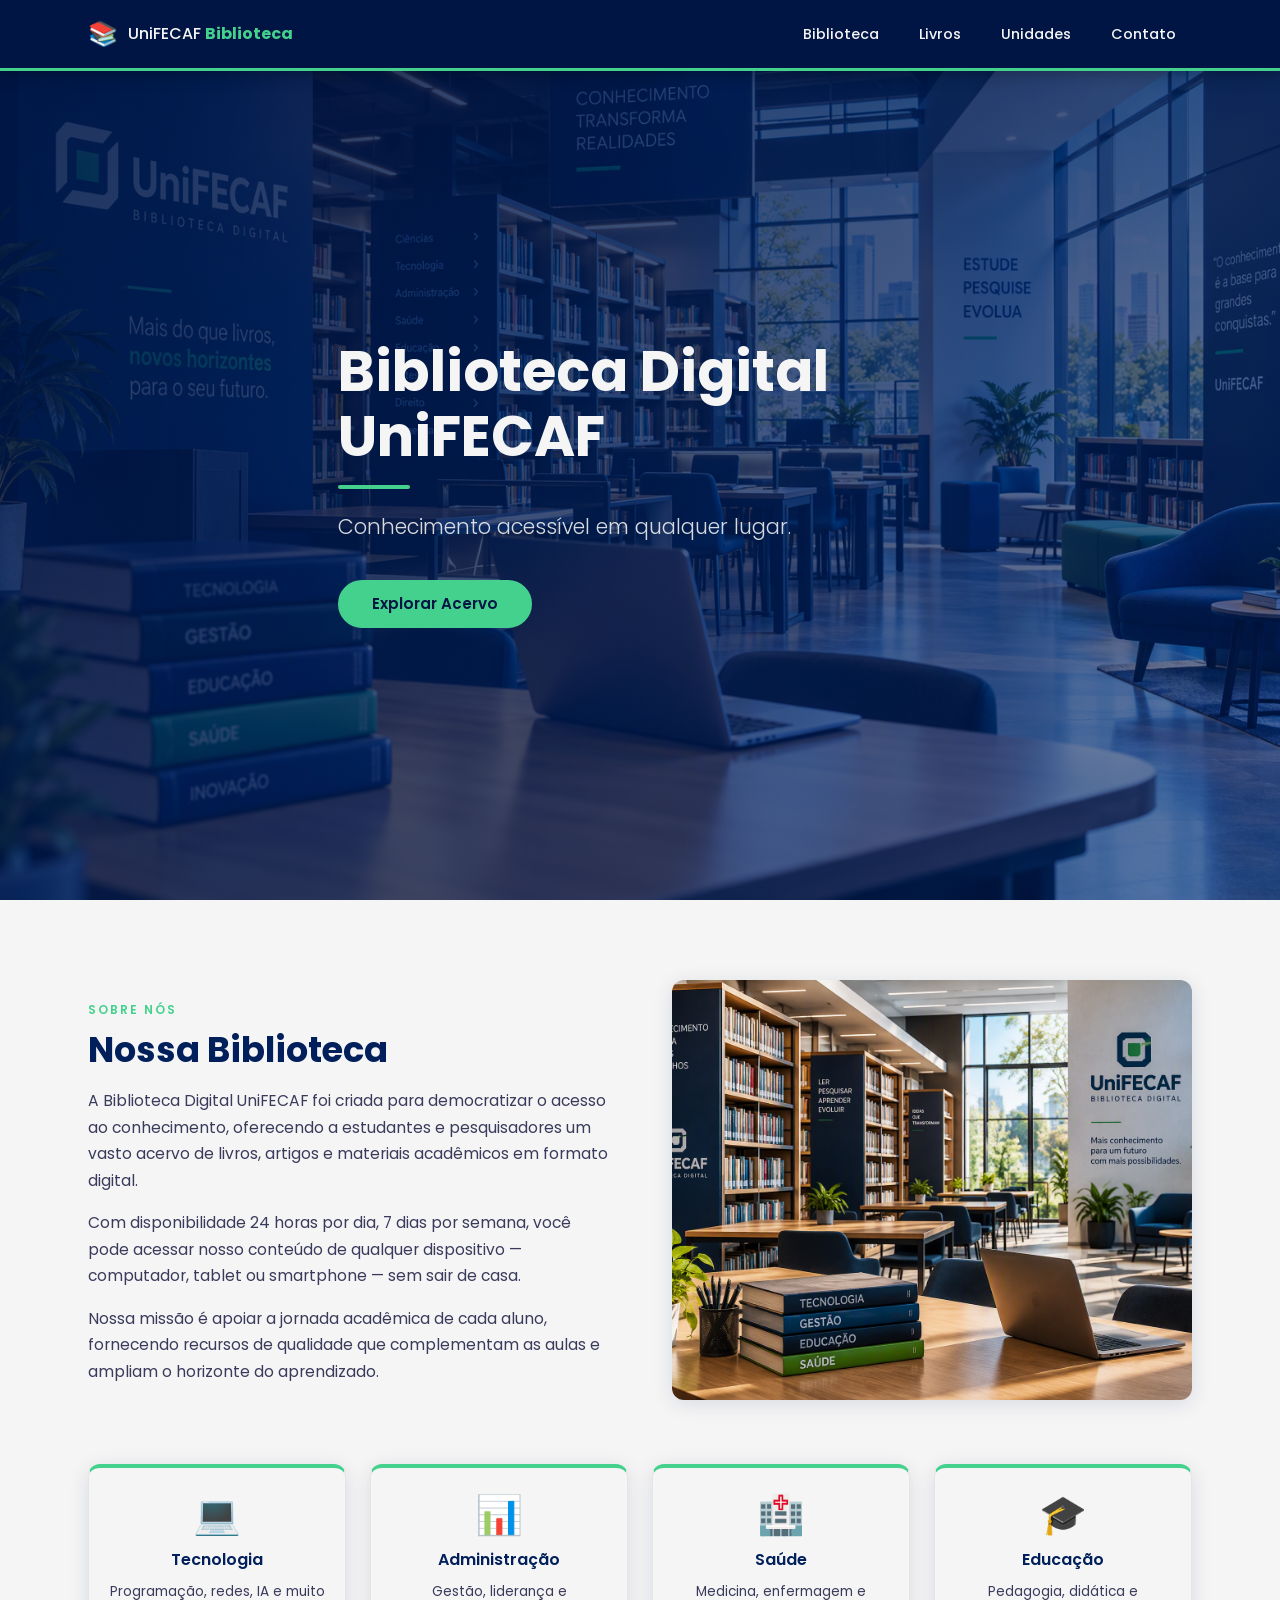
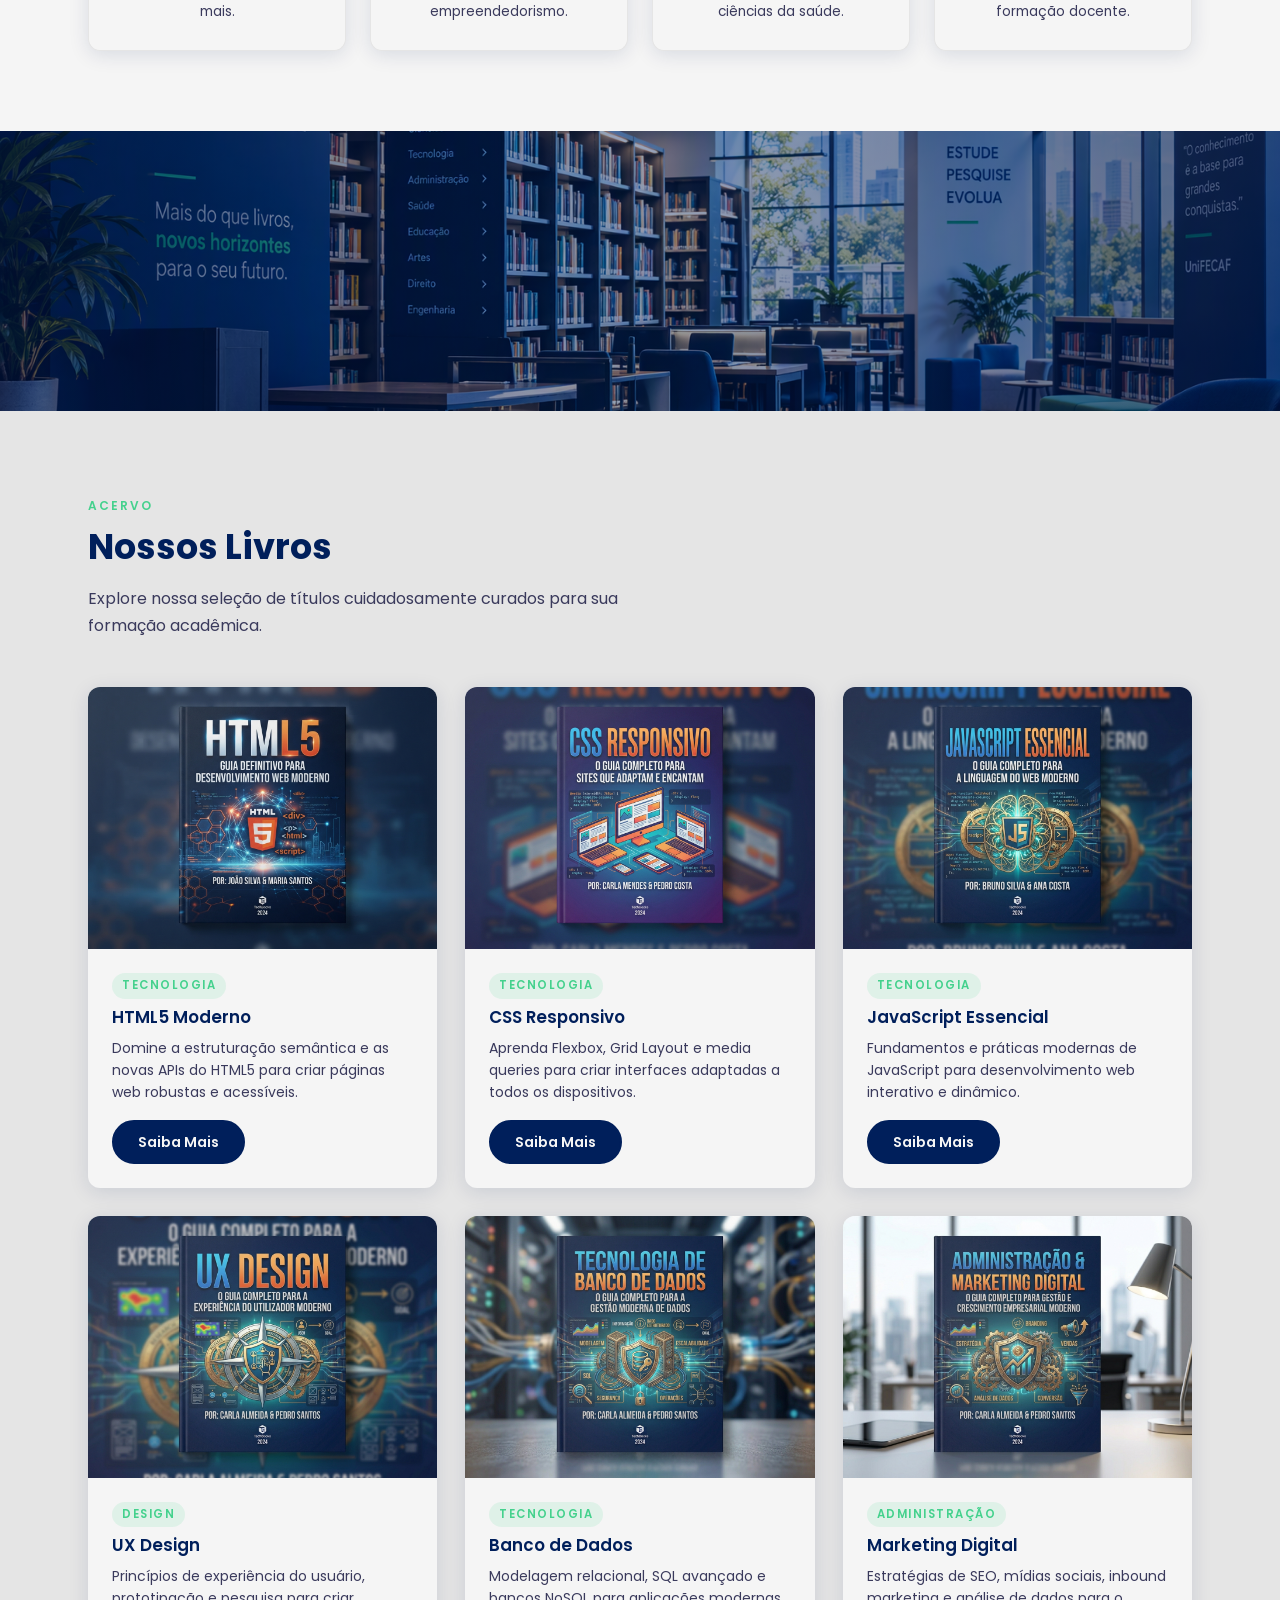
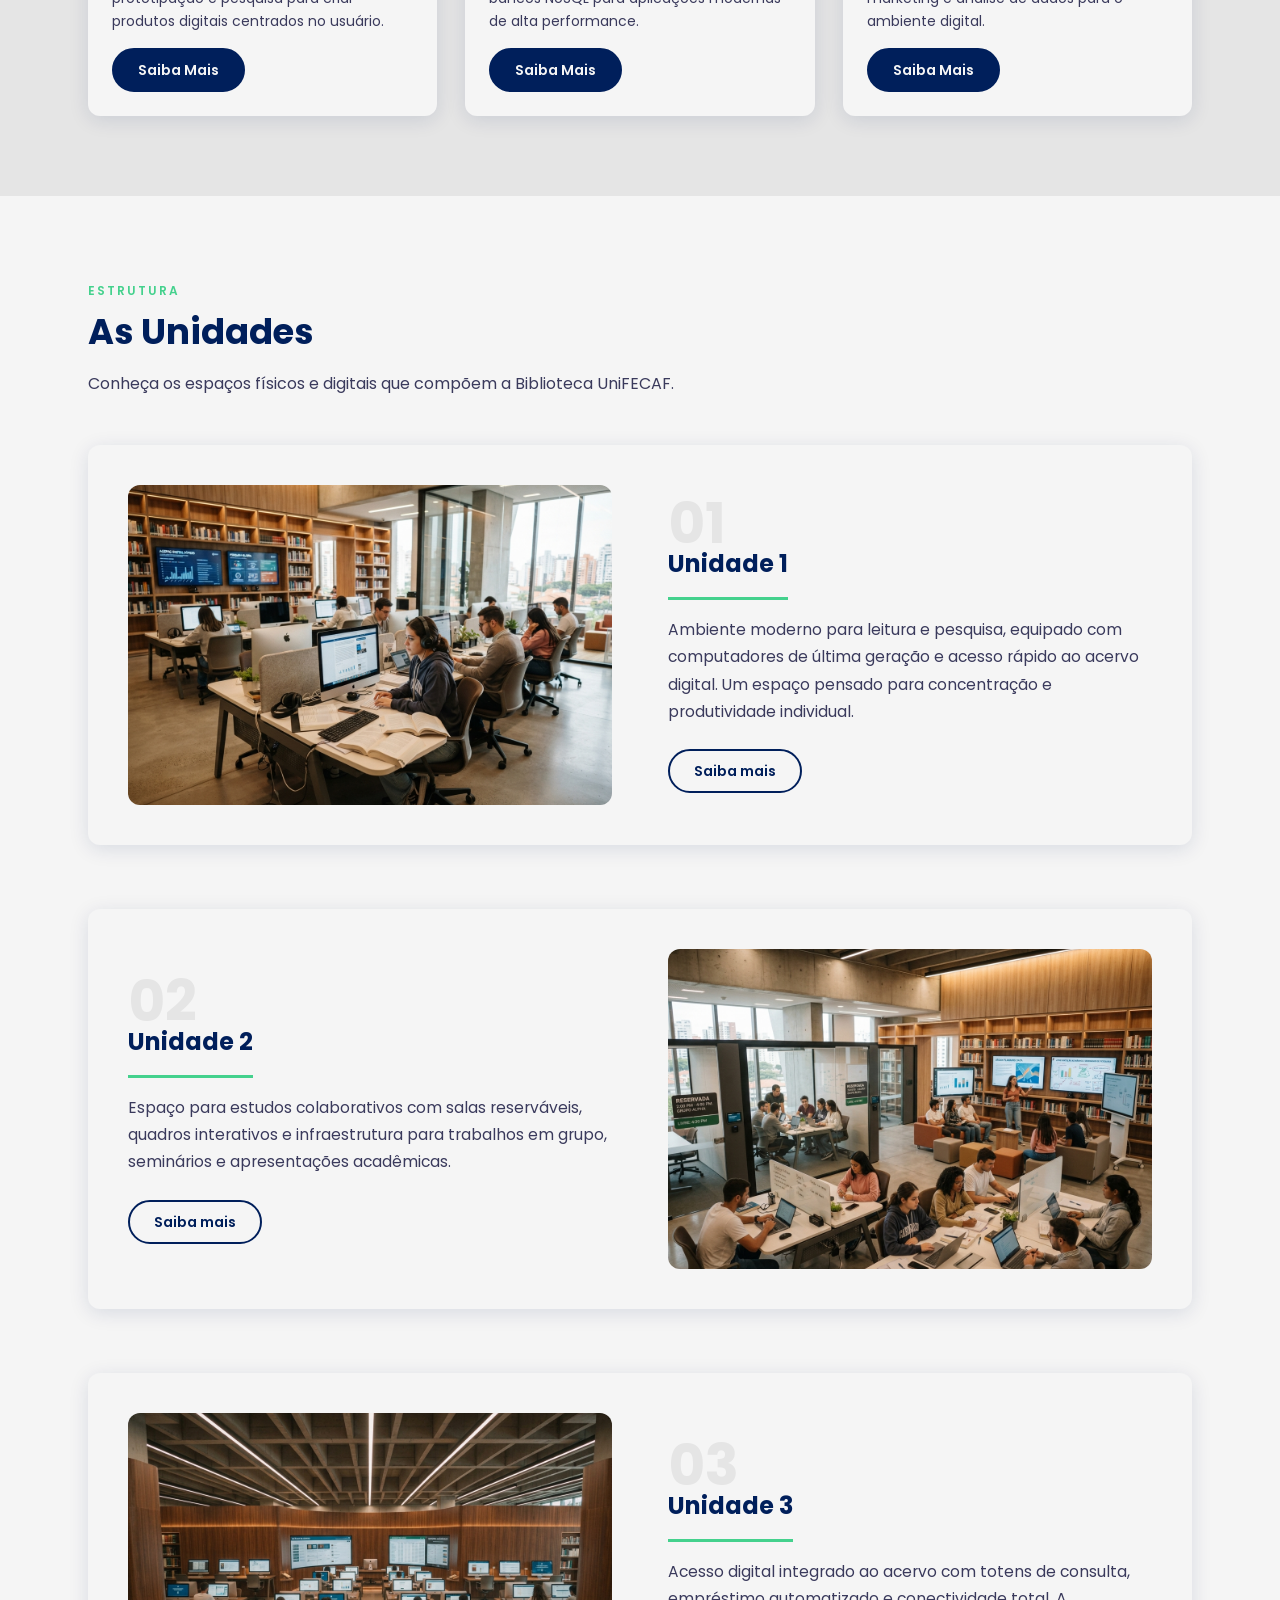
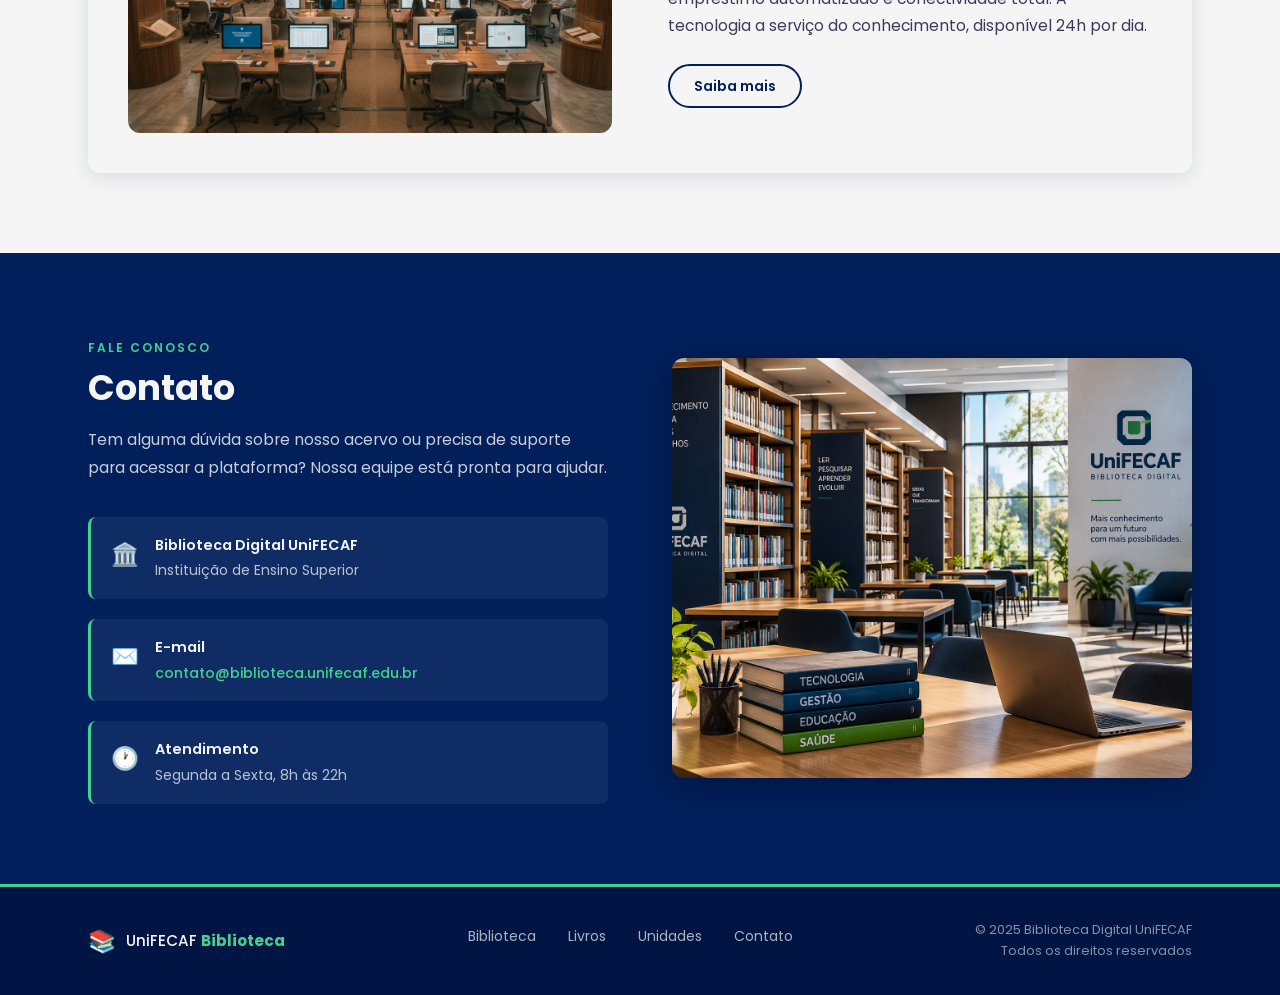
<file: index.html>
<!DOCTYPE html>
<html lang="pt-BR">
<head>
  <meta charset="UTF-8" />
  <meta name="viewport" content="width=device-width, initial-scale=1.0" />
  <meta name="description" content="Biblioteca Digital UniFECAF — Conhecimento acessível em qualquer lugar para estudantes e pesquisadores." />
  <meta name="theme-color" content="#001F5B" />
  <title>Biblioteca Digital UniFECAF</title>

  <!-- Google Fonts: Poppins -->
  <link rel="preconnect" href="https://fonts.googleapis.com" />
  <link rel="preconnect" href="https://fonts.gstatic.com" crossorigin />
  <link
    href="https://fonts.googleapis.com/css2?family=Poppins:wght@300;400;500;600;700&display=swap"
    rel="stylesheet"
  />

  <link rel="stylesheet" href="css/style.css" />
</head>

<body>

  <!-- ============================================================
       HEADER / NAVEGAÇÃO
  ============================================================ -->
  <header class="header" role="banner">
    <nav class="nav container" aria-label="Navegação principal">

      <a href="#hero" class="nav__logo" aria-label="Biblioteca Digital UniFECAF — página inicial">
        <span class="nav__logo-icon" aria-hidden="true">📚</span>
        <span class="nav__logo-text">UniFECAF <strong>Biblioteca</strong></span>
      </a>

      <!-- Botão hambúrguer (CSS only) -->
      <input type="checkbox" id="nav-toggle" class="nav__toggle-input" aria-hidden="true" />
      <label for="nav-toggle" class="nav__toggle-label" aria-label="Abrir menu de navegação">
        <span class="nav__toggle-bar"></span>
        <span class="nav__toggle-bar"></span>
        <span class="nav__toggle-bar"></span>
      </label>

      <ul class="nav__list" role="list">
        <li class="nav__item"><a href="#biblioteca" class="nav__link">Biblioteca</a></li>
        <li class="nav__item"><a href="#livros"     class="nav__link">Livros</a></li>
        <li class="nav__item"><a href="#unidades"   class="nav__link">Unidades</a></li>
        <li class="nav__item"><a href="#contato"    class="nav__link">Contato</a></li>
      </ul>

    </nav>
  </header>

  <main>

    <!-- ============================================================
         HERO / BANNER PRINCIPAL
    ============================================================ -->
    <section class="hero" id="hero" aria-labelledby="hero-titulo">
      <div class="hero__overlay" aria-hidden="true"></div>
      <img
        src="assets/imagens/banner-principal.jpg"
        alt="Biblioteca moderna com amplos espaços de leitura e estantes de livros"
        class="hero__bg"
      />
      <div class="hero__content container">
        <h1 class="hero__titulo" id="hero-titulo">Biblioteca Digital UniFECAF</h1>
        <p class="hero__subtitulo">Conhecimento acessível em qualquer lugar.</p>
        <a href="#livros" class="btn btn--destaque">Explorar Acervo</a>
      </div>
    </section>

    <!-- ============================================================
         SOBRE NOSSA BIBLIOTECA
    ============================================================ -->
    <section class="biblioteca" id="biblioteca" aria-labelledby="biblioteca-titulo">
      <div class="container">

        <div class="biblioteca__grid">

          <!-- Coluna de texto -->
          <div class="biblioteca__texto">
            <span class="label-secao" aria-hidden="true">Sobre nós</span>
            <h2 class="secao-titulo" id="biblioteca-titulo">Nossa Biblioteca</h2>
            <p>
              A Biblioteca Digital UniFECAF foi criada para democratizar o acesso ao
              conhecimento, oferecendo a estudantes e pesquisadores um vasto acervo de
              livros, artigos e materiais acadêmicos em formato digital.
            </p>
            <p>
              Com disponibilidade 24 horas por dia, 7 dias por semana, você pode
              acessar nosso conteúdo de qualquer dispositivo — computador, tablet ou
              smartphone — sem sair de casa.
            </p>
            <p>
              Nossa missão é apoiar a jornada acadêmica de cada aluno, fornecendo
              recursos de qualidade que complementam as aulas e ampliam o horizonte
              do aprendizado.
            </p>
          </div>

          <!-- Coluna de imagem -->
          <div class="biblioteca__imagem">
            <img
              src="assets/imagens/biblioteca.jpg"
              alt="Interior de uma biblioteca com estantes repletas de livros e luz natural"
              class="biblioteca__img"
              loading="lazy"
            />
          </div>

        </div>

        <!-- Cards de categorias -->
        <div class="categorias" aria-label="Categorias do acervo">
          <h3 class="sr-only">Categorias disponíveis</h3>

          <article class="categoria-card" tabindex="0">
            <div class="categoria-card__icone" aria-hidden="true">💻</div>
            <h3 class="categoria-card__titulo">Tecnologia</h3>
            <p class="categoria-card__desc">Programação, redes, IA e muito mais.</p>
          </article>

          <article class="categoria-card" tabindex="0">
            <div class="categoria-card__icone" aria-hidden="true">📊</div>
            <h3 class="categoria-card__titulo">Administração</h3>
            <p class="categoria-card__desc">Gestão, liderança e empreendedorismo.</p>
          </article>

          <article class="categoria-card" tabindex="0">
            <div class="categoria-card__icone" aria-hidden="true">🏥</div>
            <h3 class="categoria-card__titulo">Saúde</h3>
            <p class="categoria-card__desc">Medicina, enfermagem e ciências da saúde.</p>
          </article>

          <article class="categoria-card" tabindex="0">
            <div class="categoria-card__icone" aria-hidden="true">🎓</div>
            <h3 class="categoria-card__titulo">Educação</h3>
            <p class="categoria-card__desc">Pedagogia, didática e formação docente.</p>
          </article>

        </div>

      </div>
    </section>

    <!-- ============================================================
         BANNER INTERMEDIÁRIO (decorativo / transição visual)
    ============================================================ -->
    <div
      class="banner-intermediario"
      role="img"
      aria-label="Imagem decorativa de estantes de livros em biblioteca"
    >
      <img
        src="assets/imagens/banner-principal.jpg"
        alt=""
        class="banner-intermediario__img"
        loading="lazy"
        aria-hidden="true"
      />
      <div class="banner-intermediario__overlay" aria-hidden="true"></div>
    </div>

    <!-- ============================================================
         NOSSOS LIVROS
    ============================================================ -->
    <section class="livros" id="livros" aria-labelledby="livros-titulo">
      <div class="container">

        <span class="label-secao" aria-hidden="true">Acervo</span>
        <h2 class="secao-titulo" id="livros-titulo">Nossos Livros</h2>
        <p class="secao-subtitulo">
          Explore nossa seleção de títulos cuidadosamente curados para sua formação acadêmica.
        </p>

        <div class="livros__grid">

          <!-- Card 1 -->
          <article class="livro-card" tabindex="0">
            <div class="livro-card__imagem-wrapper">
              <img
                src="assets/imagens/livro1.jpg"
                alt="Capa do livro HTML5 Moderno"
                class="livro-card__imagem"
                loading="lazy"
              />
            </div>
            <div class="livro-card__corpo">
              <span class="livro-card__categoria">Tecnologia</span>
              <h3 class="livro-card__titulo">HTML5 Moderno</h3>
              <p class="livro-card__desc">
                Domine a estruturação semântica e as novas APIs do HTML5 para criar
                páginas web robustas e acessíveis.
              </p>
              <a href="#" class="btn btn--secundario" aria-label="Saiba mais sobre HTML5 Moderno">
                Saiba Mais
              </a>
            </div>
          </article>

          <!-- Card 2 -->
          <article class="livro-card" tabindex="0">
            <div class="livro-card__imagem-wrapper">
              <img
                src="assets/imagens/livro2.jpg"
                alt="Capa do livro CSS Responsivo"
                class="livro-card__imagem"
                loading="lazy"
              />
            </div>
            <div class="livro-card__corpo">
              <span class="livro-card__categoria">Tecnologia</span>
              <h3 class="livro-card__titulo">CSS Responsivo</h3>
              <p class="livro-card__desc">
                Aprenda Flexbox, Grid Layout e media queries para criar interfaces
                adaptadas a todos os dispositivos.
              </p>
              <a href="#" class="btn btn--secundario" aria-label="Saiba mais sobre CSS Responsivo">
                Saiba Mais
              </a>
            </div>
          </article>

          <!-- Card 3 -->
          <article class="livro-card" tabindex="0">
            <div class="livro-card__imagem-wrapper">
              <img
                src="assets/imagens/livro3.jpg"
                alt="Capa do livro JavaScript Essencial"
                class="livro-card__imagem"
                loading="lazy"
              />
            </div>
            <div class="livro-card__corpo">
              <span class="livro-card__categoria">Tecnologia</span>
              <h3 class="livro-card__titulo">JavaScript Essencial</h3>
              <p class="livro-card__desc">
                Fundamentos e práticas modernas de JavaScript para desenvolvimento
                web interativo e dinâmico.
              </p>
              <a href="#" class="btn btn--secundario" aria-label="Saiba mais sobre JavaScript Essencial">
                Saiba Mais
              </a>
            </div>
          </article>

          <!-- Card 4 -->
          <article class="livro-card" tabindex="0">
            <div class="livro-card__imagem-wrapper">
              <img
                src="assets/imagens/livro4.jpg"
                alt="Capa do livro UX Design"
                class="livro-card__imagem"
                loading="lazy"
              />
            </div>
            <div class="livro-card__corpo">
              <span class="livro-card__categoria">Design</span>
              <h3 class="livro-card__titulo">UX Design</h3>
              <p class="livro-card__desc">
                Princípios de experiência do usuário, prototipação e pesquisa para
                criar produtos digitais centrados no usuário.
              </p>
              <a href="#" class="btn btn--secundario" aria-label="Saiba mais sobre UX Design">
                Saiba Mais
              </a>
            </div>
          </article>

          <!-- Card 5 -->
          <article class="livro-card" tabindex="0">
            <div class="livro-card__imagem-wrapper">
              <img
                src="assets/imagens/livro5.jpg"
                alt="Capa do livro Banco de Dados"
                class="livro-card__imagem"
                loading="lazy"
              />
            </div>
            <div class="livro-card__corpo">
              <span class="livro-card__categoria">Tecnologia</span>
              <h3 class="livro-card__titulo">Banco de Dados</h3>
              <p class="livro-card__desc">
                Modelagem relacional, SQL avançado e bancos NoSQL para aplicações
                modernas de alta performance.
              </p>
              <a href="#" class="btn btn--secundario" aria-label="Saiba mais sobre Banco de Dados">
                Saiba Mais
              </a>
            </div>
          </article>

          <!-- Card 6 -->
          <article class="livro-card" tabindex="0">
            <div class="livro-card__imagem-wrapper">
              <img
                src="assets/imagens/livro6.jpg"
                alt="Capa do livro Marketing Digital"
                class="livro-card__imagem"
                loading="lazy"
              />
            </div>
            <div class="livro-card__corpo">
              <span class="livro-card__categoria">Administração</span>
              <h3 class="livro-card__titulo">Marketing Digital</h3>
              <p class="livro-card__desc">
                Estratégias de SEO, mídias sociais, inbound marketing e análise de
                dados para o ambiente digital.
              </p>
              <a href="#" class="btn btn--secundario" aria-label="Saiba mais sobre Marketing Digital">
                Saiba Mais
              </a>
            </div>
          </article>

        </div>
      </div>
    </section>

    <!-- ============================================================
         AS UNIDADES
    ============================================================ -->
    <section class="unidades" id="unidades" aria-labelledby="unidades-titulo">
      <div class="container">

        <span class="label-secao" aria-hidden="true">Estrutura</span>
        <h2 class="secao-titulo" id="unidades-titulo">As Unidades</h2>
        <p class="secao-subtitulo">
          Conheça os espaços físicos e digitais que compõem a Biblioteca UniFECAF.
        </p>

        <!-- Unidade 1 -->
        <article class="unidade-bloco" tabindex="0">
          <div class="unidade-bloco__imagem-wrapper">
            <img
              src="assets/imagens/unidade1.jpg"
              alt="Sala de leitura moderna da Unidade 1 com iluminação natural e mesas amplas"
              class="unidade-bloco__imagem"
              loading="lazy"
            />
          </div>
          <div class="unidade-bloco__conteudo">
            <span class="unidade-bloco__numero" aria-hidden="true">01</span>
            <h3 class="unidade-bloco__titulo">Unidade 1</h3>
            <p class="unidade-bloco__desc">
              Ambiente moderno para leitura e pesquisa, equipado com computadores de
              última geração e acesso rápido ao acervo digital. Um espaço pensado para
              concentração e produtividade individual.
            </p>
            <a href="#contato" class="btn btn--outline">Saiba mais</a>
          </div>
        </article>

        <!-- Unidade 2 -->
        <article class="unidade-bloco unidade-bloco--invertido" tabindex="0">
          <div class="unidade-bloco__imagem-wrapper">
            <img
              src="assets/imagens/unidade2.jpg"
              alt="Espaço colaborativo da Unidade 2 com mesas em grupo e quadros interativos"
              class="unidade-bloco__imagem"
              loading="lazy"
            />
          </div>
          <div class="unidade-bloco__conteudo">
            <span class="unidade-bloco__numero" aria-hidden="true">02</span>
            <h3 class="unidade-bloco__titulo">Unidade 2</h3>
            <p class="unidade-bloco__desc">
              Espaço para estudos colaborativos com salas reserváveis, quadros
              interativos e infraestrutura para trabalhos em grupo, seminários e
              apresentações acadêmicas.
            </p>
            <a href="#contato" class="btn btn--outline">Saiba mais</a>
          </div>
        </article>

        <!-- Unidade 3 -->
        <article class="unidade-bloco" tabindex="0">
          <div class="unidade-bloco__imagem-wrapper">
            <img
              src="assets/imagens/unidade3.jpg"
              alt="Estação digital da Unidade 3 com totens de acesso ao acervo virtual"
              class="unidade-bloco__imagem"
              loading="lazy"
            />
          </div>
          <div class="unidade-bloco__conteudo">
            <span class="unidade-bloco__numero" aria-hidden="true">03</span>
            <h3 class="unidade-bloco__titulo">Unidade 3</h3>
            <p class="unidade-bloco__desc">
              Acesso digital integrado ao acervo com totens de consulta, empréstimo
              automatizado e conectividade total. A tecnologia a serviço do
              conhecimento, disponível 24h por dia.
            </p>
            <a href="#contato" class="btn btn--outline">Saiba mais</a>
          </div>
        </article>

      </div>
    </section>

    <!-- ============================================================
         CONTATO
    ============================================================ -->
    <section class="contato" id="contato" aria-labelledby="contato-titulo">
      <div class="container">

        <div class="contato__grid">

          <!-- Informações de contato -->
          <div class="contato__info">
            <span class="label-secao label-secao--claro" aria-hidden="true">Fale conosco</span>
            <h2 class="secao-titulo secao-titulo--claro" id="contato-titulo">Contato</h2>
            <p class="contato__texto">
              Tem alguma dúvida sobre nosso acervo ou precisa de suporte para acessar
              a plataforma? Nossa equipe está pronta para ajudar.
            </p>

            <address class="contato__endereco">
              <div class="contato__item">
                <span class="contato__icone" aria-hidden="true">🏛️</span>
                <div class="contato__item-texto">
                  <strong>Biblioteca Digital UniFECAF</strong>
                  <span>Instituição de Ensino Superior</span>
                </div>
              </div>
              <div class="contato__item">
                <span class="contato__icone" aria-hidden="true">✉️</span>
                <div class="contato__item-texto">
                  <strong>E-mail</strong>
                  <a
                    href="mailto:contato@biblioteca.unifecaf.edu.br"
                    class="contato__link"
                    aria-label="Enviar e-mail para contato@biblioteca.unifecaf.edu.br"
                  >
                    contato@biblioteca.unifecaf.edu.br
                  </a>
                </div>
              </div>
              <div class="contato__item">
                <span class="contato__icone" aria-hidden="true">🕐</span>
                <div class="contato__item-texto">
                  <strong>Atendimento</strong>
                  <span>Segunda a Sexta, 8h às 22h</span>
                </div>
              </div>
            </address>
          </div>

          <!-- Imagem ilustrativa -->
          <div class="contato__imagem-wrapper">
            <img
              src="assets/imagens/biblioteca.jpg"
              alt="Estudante consultando livros na biblioteca UniFECAF"
              class="contato__imagem"
              loading="lazy"
            />
          </div>

        </div>

      </div>
    </section>

  </main>

  <!-- ============================================================
       RODAPÉ
  ============================================================ -->
  <footer class="rodape" role="contentinfo">
    <div class="container">
      <div class="rodape__grid">

        <div class="rodape__marca">
          <span class="rodape__icone" aria-hidden="true">📚</span>
          <span class="rodape__nome">UniFECAF <strong>Biblioteca</strong></span>
        </div>

        <nav class="rodape__nav" aria-label="Links rápidos do rodapé">
          <a href="#biblioteca" class="rodape__link">Biblioteca</a>
          <a href="#livros"     class="rodape__link">Livros</a>
          <a href="#unidades"   class="rodape__link">Unidades</a>
          <a href="#contato"    class="rodape__link">Contato</a>
        </nav>

        <div class="rodape__copy">
          <p>© 2025 Biblioteca Digital UniFECAF</p>
          <p>Todos os direitos reservados</p>
        </div>

      </div>
    </div>
  </footer>

</body>
</html>
</file>
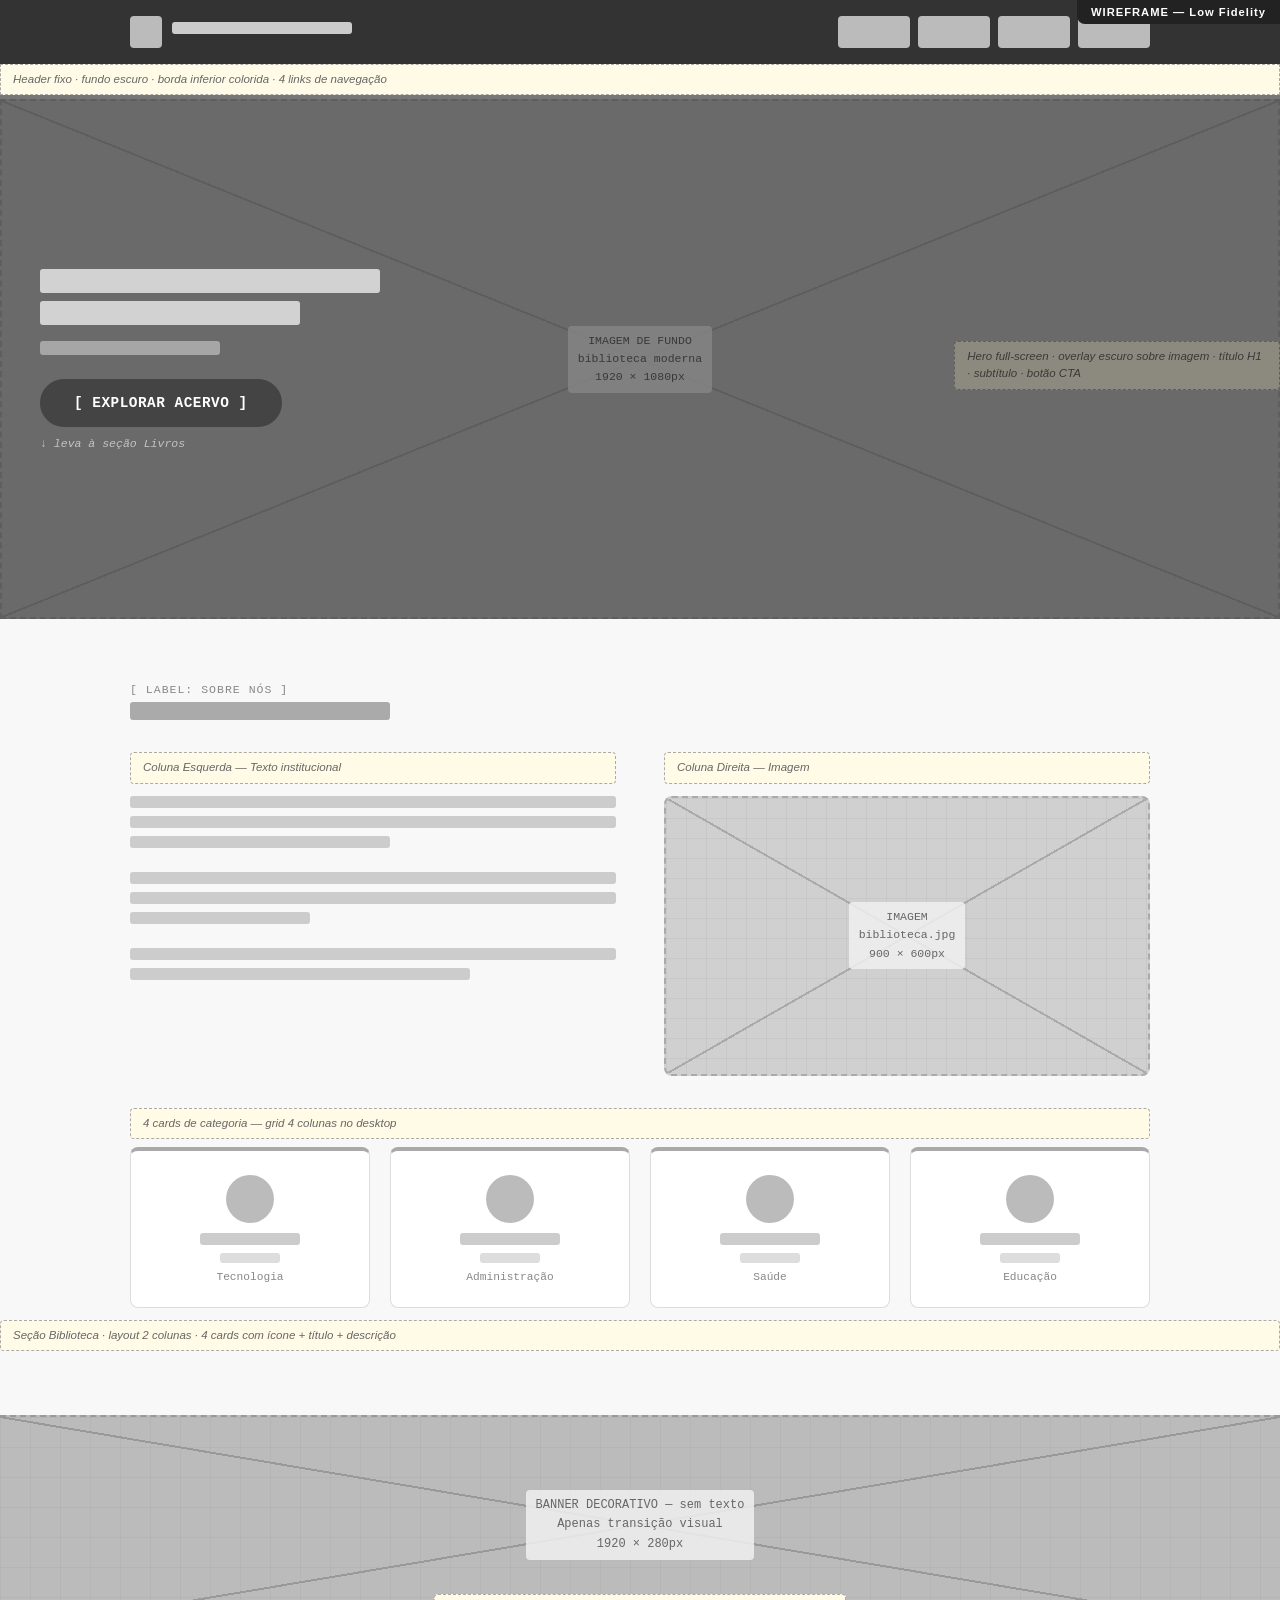
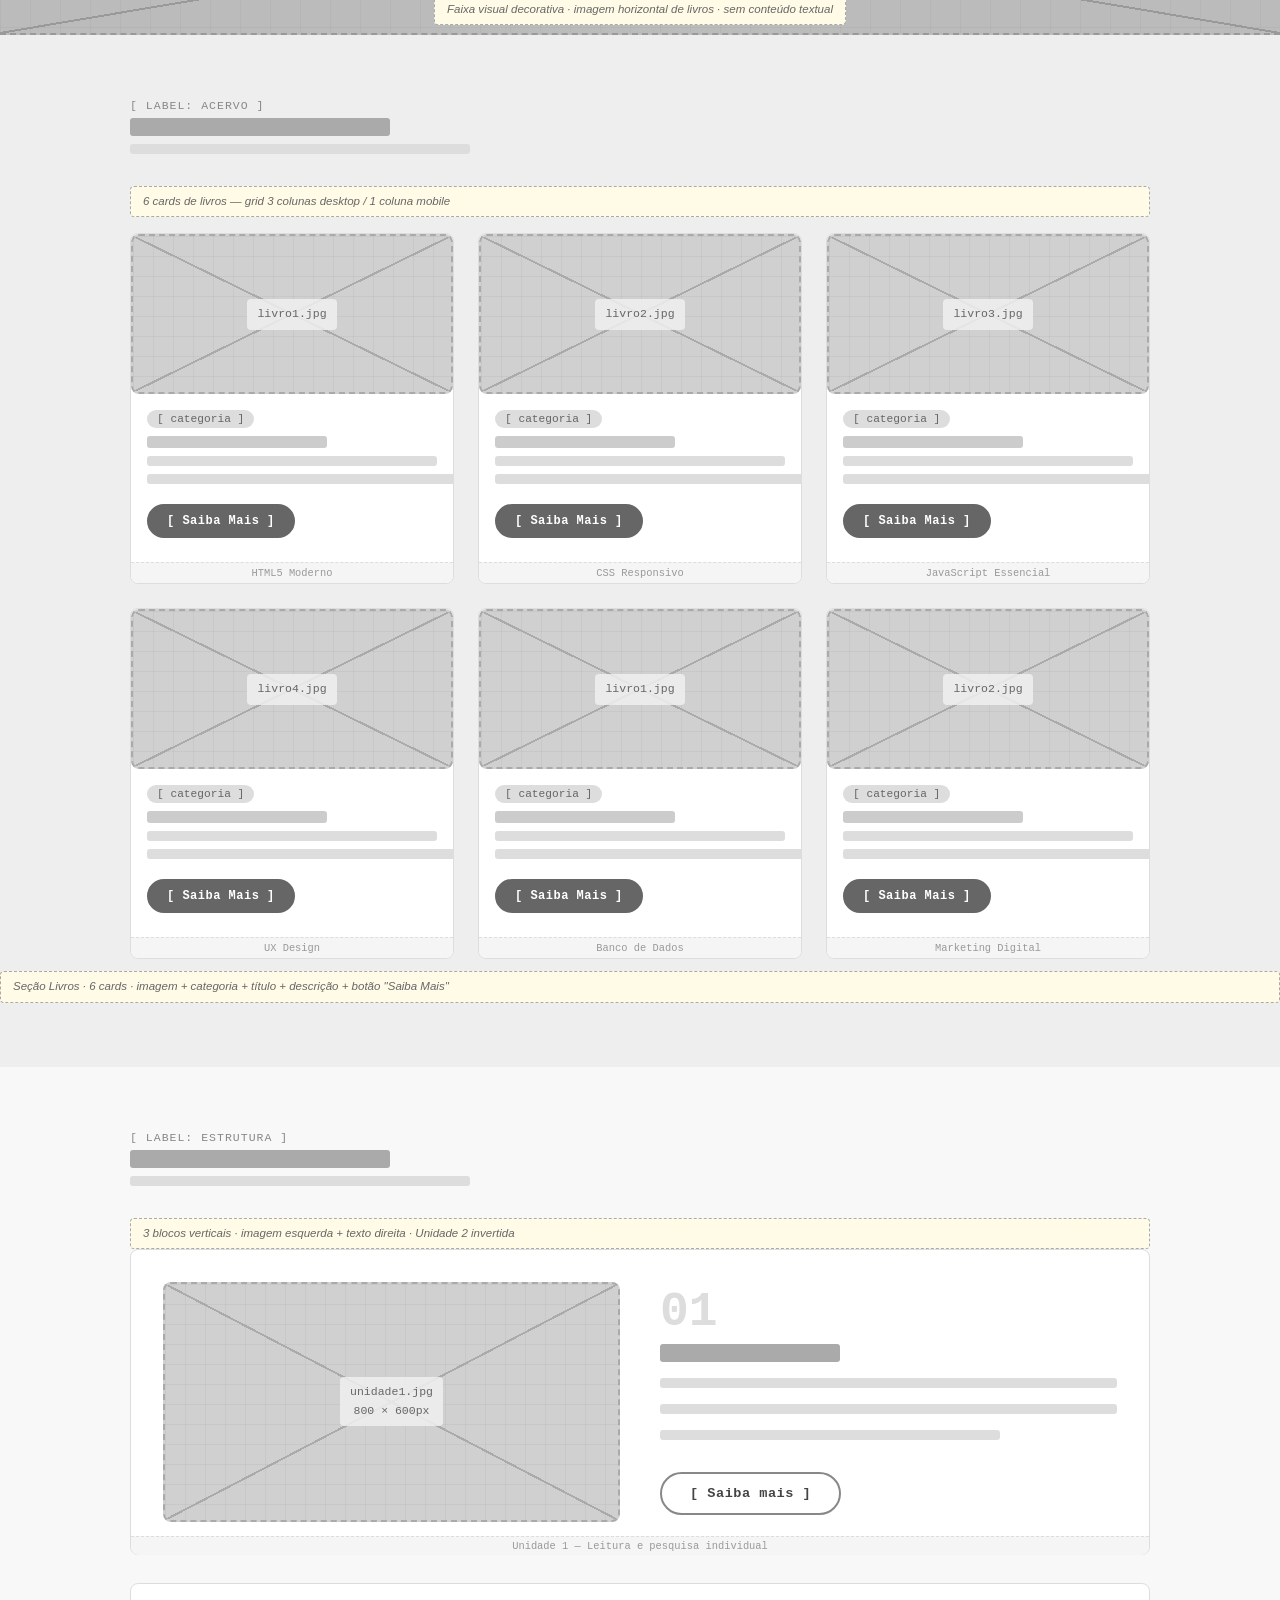
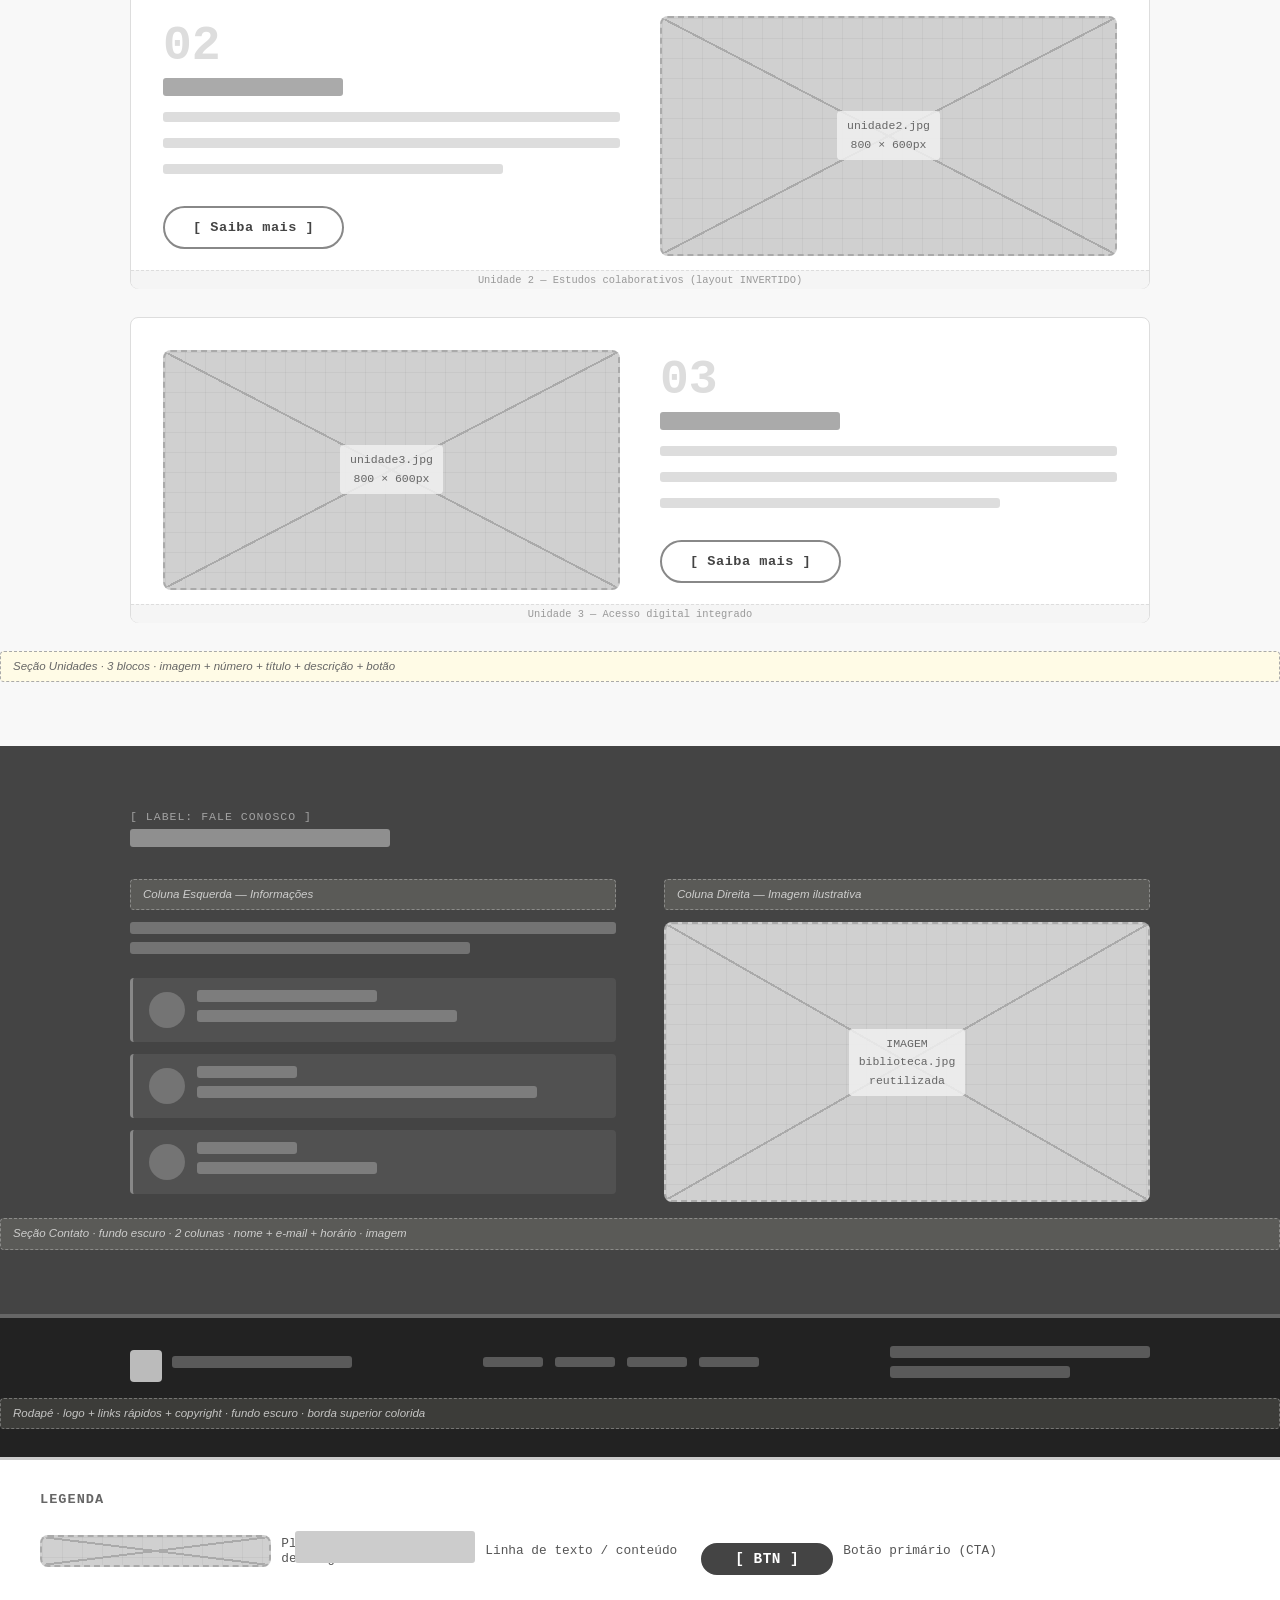
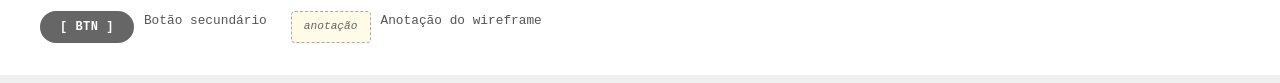
<file: wireframe/index.html>
<!DOCTYPE html>
<html lang="pt-BR">
<head>
  <meta charset="UTF-8" />
  <meta name="viewport" content="width=device-width, initial-scale=1.0" />
  <title>Wireframe — Biblioteca Digital UniFECAF</title>
  <link rel="stylesheet" href="wireframe.css" />
</head>
<body>

  <!-- Indicador de wireframe -->
  <div class="wf-badge">WIREFRAME — Low Fidelity</div>

  <!-- ==========================================
       HEADER
  ========================================== -->
  <header class="wf-header">
    <div class="wf-container wf-header__inner">

      <!-- Logo placeholder -->
      <div class="wf-logo">
        <div class="wf-logo__icon wf-box wf-box--xs"></div>
        <div class="wf-logo__text">
          <div class="wf-line wf-line--md"></div>
        </div>
      </div>

      <!-- Nav links -->
      <nav class="wf-nav">
        <div class="wf-nav__item wf-box wf-box--nav"></div>
        <div class="wf-nav__item wf-box wf-box--nav"></div>
        <div class="wf-nav__item wf-box wf-box--nav"></div>
        <div class="wf-nav__item wf-box wf-box--nav"></div>
      </nav>

    </div>
    <!-- Anotação -->
    <div class="wf-annotation wf-annotation--header">
      Header fixo · fundo escuro · borda inferior colorida · 4 links de navegação
    </div>
  </header>

  <main>

    <!-- ==========================================
         HERO / BANNER PRINCIPAL
    ========================================== -->
    <section class="wf-section wf-hero">
      <div class="wf-hero__bg">
        <span class="wf-img-label">IMAGEM DE FUNDO<br/>biblioteca moderna<br/>1920 × 1080px</span>
      </div>
      <div class="wf-hero__overlay"></div>
      <div class="wf-container wf-hero__content">
        <div class="wf-hero__titulo">
          <div class="wf-line wf-line--xl"></div>
          <div class="wf-line wf-line--lg" style="margin-top:8px;"></div>
        </div>
        <div class="wf-hero__subtitulo">
          <div class="wf-line wf-line--md wf-line--light"></div>
        </div>
        <div class="wf-btn wf-btn--primary">[ EXPLORAR ACERVO ]</div>
        <div class="wf-arrow">↓ leva à seção Livros</div>
      </div>
      <div class="wf-annotation">
        Hero full-screen · overlay escuro sobre imagem · título H1 · subtítulo · botão CTA
      </div>
    </section>

    <!-- ==========================================
         SOBRE NOSSA BIBLIOTECA
    ========================================== -->
    <section class="wf-section wf-biblioteca">
      <div class="wf-container">

        <div class="wf-section-header">
          <div class="wf-label">[ label: Sobre nós ]</div>
          <div class="wf-line wf-line--lg wf-titulo-linha"></div>
        </div>

        <!-- Grid 2 colunas -->
        <div class="wf-two-col">

          <!-- Coluna texto -->
          <div class="wf-col">
            <div class="wf-annotation wf-annotation--inline">Coluna Esquerda — Texto institucional</div>
            <div class="wf-line wf-line--full"></div>
            <div class="wf-line wf-line--full"></div>
            <div class="wf-line wf-line--lg"></div>
            <div class="wf-spacer"></div>
            <div class="wf-line wf-line--full"></div>
            <div class="wf-line wf-line--full"></div>
            <div class="wf-line wf-line--md"></div>
            <div class="wf-spacer"></div>
            <div class="wf-line wf-line--full"></div>
            <div class="wf-line wf-line--xl"></div>
          </div>

          <!-- Coluna imagem -->
          <div class="wf-col">
            <div class="wf-annotation wf-annotation--inline">Coluna Direita — Imagem</div>
            <div class="wf-img-placeholder wf-img-placeholder--tall">
              <span class="wf-img-label">IMAGEM<br/>biblioteca.jpg<br/>900 × 600px</span>
            </div>
          </div>

        </div>

        <!-- Cards de categorias -->
        <div class="wf-annotation" style="margin-top:32px;">4 cards de categoria — grid 4 colunas no desktop</div>
        <div class="wf-four-col" style="margin-top:8px;">

          <div class="wf-card wf-card--categoria">
            <div class="wf-card__icon wf-box wf-box--icon"></div>
            <div class="wf-line wf-line--sm wf-center"></div>
            <div class="wf-line wf-line--xs wf-center wf-line--light"></div>
            <div class="wf-card__label">Tecnologia</div>
          </div>

          <div class="wf-card wf-card--categoria">
            <div class="wf-card__icon wf-box wf-box--icon"></div>
            <div class="wf-line wf-line--sm wf-center"></div>
            <div class="wf-line wf-line--xs wf-center wf-line--light"></div>
            <div class="wf-card__label">Administração</div>
          </div>

          <div class="wf-card wf-card--categoria">
            <div class="wf-card__icon wf-box wf-box--icon"></div>
            <div class="wf-line wf-line--sm wf-center"></div>
            <div class="wf-line wf-line--xs wf-center wf-line--light"></div>
            <div class="wf-card__label">Saúde</div>
          </div>

          <div class="wf-card wf-card--categoria">
            <div class="wf-card__icon wf-box wf-box--icon"></div>
            <div class="wf-line wf-line--sm wf-center"></div>
            <div class="wf-line wf-line--xs wf-center wf-line--light"></div>
            <div class="wf-card__label">Educação</div>
          </div>

        </div>

      </div>
      <div class="wf-annotation">
        Seção Biblioteca · layout 2 colunas · 4 cards com ícone + título + descrição
      </div>
    </section>

    <!-- ==========================================
         BANNER INTERMEDIÁRIO
    ========================================== -->
    <div class="wf-banner-intermediario">
      <span class="wf-img-label">BANNER DECORATIVO — sem texto<br/>Apenas transição visual<br/>1920 × 280px</span>
      <div class="wf-annotation wf-annotation--over">
        Faixa visual decorativa · imagem horizontal de livros · sem conteúdo textual
      </div>
    </div>

    <!-- ==========================================
         NOSSOS LIVROS
    ========================================== -->
    <section class="wf-section wf-livros">
      <div class="wf-container">

        <div class="wf-section-header">
          <div class="wf-label">[ label: Acervo ]</div>
          <div class="wf-line wf-line--lg wf-titulo-linha"></div>
          <div class="wf-line wf-line--xl wf-line--light" style="margin-top:8px;"></div>
        </div>

        <div class="wf-annotation">6 cards de livros — grid 3 colunas desktop / 1 coluna mobile</div>

        <!-- Grid 3 colunas -->
        <div class="wf-three-col">

          <!-- Card livro (repete 6x) -->
          <div class="wf-card wf-card--livro">
            <div class="wf-img-placeholder wf-img-placeholder--livro">
              <span class="wf-img-label">livro1.jpg</span>
            </div>
            <div class="wf-card__body">
              <div class="wf-badge-categoria">[ categoria ]</div>
              <div class="wf-line wf-line--md" style="margin-top:8px;"></div>
              <div class="wf-line wf-line--full wf-line--light"></div>
              <div class="wf-line wf-line--xl wf-line--light"></div>
              <div class="wf-btn wf-btn--sm">[ Saiba Mais ]</div>
            </div>
            <div class="wf-card__label">HTML5 Moderno</div>
          </div>

          <div class="wf-card wf-card--livro">
            <div class="wf-img-placeholder wf-img-placeholder--livro">
              <span class="wf-img-label">livro2.jpg</span>
            </div>
            <div class="wf-card__body">
              <div class="wf-badge-categoria">[ categoria ]</div>
              <div class="wf-line wf-line--md" style="margin-top:8px;"></div>
              <div class="wf-line wf-line--full wf-line--light"></div>
              <div class="wf-line wf-line--xl wf-line--light"></div>
              <div class="wf-btn wf-btn--sm">[ Saiba Mais ]</div>
            </div>
            <div class="wf-card__label">CSS Responsivo</div>
          </div>

          <div class="wf-card wf-card--livro">
            <div class="wf-img-placeholder wf-img-placeholder--livro">
              <span class="wf-img-label">livro3.jpg</span>
            </div>
            <div class="wf-card__body">
              <div class="wf-badge-categoria">[ categoria ]</div>
              <div class="wf-line wf-line--md" style="margin-top:8px;"></div>
              <div class="wf-line wf-line--full wf-line--light"></div>
              <div class="wf-line wf-line--xl wf-line--light"></div>
              <div class="wf-btn wf-btn--sm">[ Saiba Mais ]</div>
            </div>
            <div class="wf-card__label">JavaScript Essencial</div>
          </div>

          <div class="wf-card wf-card--livro">
            <div class="wf-img-placeholder wf-img-placeholder--livro">
              <span class="wf-img-label">livro4.jpg</span>
            </div>
            <div class="wf-card__body">
              <div class="wf-badge-categoria">[ categoria ]</div>
              <div class="wf-line wf-line--md" style="margin-top:8px;"></div>
              <div class="wf-line wf-line--full wf-line--light"></div>
              <div class="wf-line wf-line--xl wf-line--light"></div>
              <div class="wf-btn wf-btn--sm">[ Saiba Mais ]</div>
            </div>
            <div class="wf-card__label">UX Design</div>
          </div>

          <div class="wf-card wf-card--livro">
            <div class="wf-img-placeholder wf-img-placeholder--livro">
              <span class="wf-img-label">livro1.jpg</span>
            </div>
            <div class="wf-card__body">
              <div class="wf-badge-categoria">[ categoria ]</div>
              <div class="wf-line wf-line--md" style="margin-top:8px;"></div>
              <div class="wf-line wf-line--full wf-line--light"></div>
              <div class="wf-line wf-line--xl wf-line--light"></div>
              <div class="wf-btn wf-btn--sm">[ Saiba Mais ]</div>
            </div>
            <div class="wf-card__label">Banco de Dados</div>
          </div>

          <div class="wf-card wf-card--livro">
            <div class="wf-img-placeholder wf-img-placeholder--livro">
              <span class="wf-img-label">livro2.jpg</span>
            </div>
            <div class="wf-card__body">
              <div class="wf-badge-categoria">[ categoria ]</div>
              <div class="wf-line wf-line--md" style="margin-top:8px;"></div>
              <div class="wf-line wf-line--full wf-line--light"></div>
              <div class="wf-line wf-line--xl wf-line--light"></div>
              <div class="wf-btn wf-btn--sm">[ Saiba Mais ]</div>
            </div>
            <div class="wf-card__label">Marketing Digital</div>
          </div>

        </div>
      </div>
      <div class="wf-annotation">
        Seção Livros · 6 cards · imagem + categoria + título + descrição + botão "Saiba Mais"
      </div>
    </section>

    <!-- ==========================================
         AS UNIDADES
    ========================================== -->
    <section class="wf-section wf-unidades">
      <div class="wf-container">

        <div class="wf-section-header">
          <div class="wf-label">[ label: Estrutura ]</div>
          <div class="wf-line wf-line--lg wf-titulo-linha"></div>
          <div class="wf-line wf-line--xl wf-line--light" style="margin-top:8px;"></div>
        </div>

        <div class="wf-annotation">3 blocos verticais · imagem esquerda + texto direita · Unidade 2 invertida</div>

        <!-- Bloco Unidade 1 -->
        <div class="wf-unidade-bloco">
          <div class="wf-img-placeholder wf-img-placeholder--unidade">
            <span class="wf-img-label">unidade1.jpg<br/>800 × 600px</span>
          </div>
          <div class="wf-unidade__conteudo">
            <div class="wf-unidade__num">01</div>
            <div class="wf-line wf-line--md wf-titulo-linha"></div>
            <div class="wf-line wf-line--full wf-line--light"></div>
            <div class="wf-line wf-line--full wf-line--light"></div>
            <div class="wf-line wf-line--xl wf-line--light"></div>
            <div class="wf-btn wf-btn--outline">[ Saiba mais ]</div>
          </div>
          <div class="wf-unidade__titulo-label">Unidade 1 — Leitura e pesquisa individual</div>
        </div>

        <!-- Bloco Unidade 2 (invertido) -->
        <div class="wf-unidade-bloco wf-unidade-bloco--inv">
          <div class="wf-img-placeholder wf-img-placeholder--unidade">
            <span class="wf-img-label">unidade2.jpg<br/>800 × 600px</span>
          </div>
          <div class="wf-unidade__conteudo">
            <div class="wf-unidade__num">02</div>
            <div class="wf-line wf-line--md wf-titulo-linha"></div>
            <div class="wf-line wf-line--full wf-line--light"></div>
            <div class="wf-line wf-line--full wf-line--light"></div>
            <div class="wf-line wf-line--xl wf-line--light"></div>
            <div class="wf-btn wf-btn--outline">[ Saiba mais ]</div>
          </div>
          <div class="wf-unidade__titulo-label">Unidade 2 — Estudos colaborativos (layout INVERTIDO)</div>
        </div>

        <!-- Bloco Unidade 3 -->
        <div class="wf-unidade-bloco">
          <div class="wf-img-placeholder wf-img-placeholder--unidade">
            <span class="wf-img-label">unidade3.jpg<br/>800 × 600px</span>
          </div>
          <div class="wf-unidade__conteudo">
            <div class="wf-unidade__num">03</div>
            <div class="wf-line wf-line--md wf-titulo-linha"></div>
            <div class="wf-line wf-line--full wf-line--light"></div>
            <div class="wf-line wf-line--full wf-line--light"></div>
            <div class="wf-line wf-line--xl wf-line--light"></div>
            <div class="wf-btn wf-btn--outline">[ Saiba mais ]</div>
          </div>
          <div class="wf-unidade__titulo-label">Unidade 3 — Acesso digital integrado</div>
        </div>

      </div>
      <div class="wf-annotation">
        Seção Unidades · 3 blocos · imagem + número + título + descrição + botão
      </div>
    </section>

    <!-- ==========================================
         CONTATO
    ========================================== -->
    <section class="wf-section wf-contato">
      <div class="wf-container">

        <div class="wf-section-header">
          <div class="wf-label wf-label--inv">[ label: Fale conosco ]</div>
          <div class="wf-line wf-line--lg wf-titulo-linha wf-titulo-linha--inv"></div>
        </div>

        <div class="wf-two-col">

          <!-- Info de contato -->
          <div class="wf-col">
            <div class="wf-annotation wf-annotation--inline wf-annotation--inv">Coluna Esquerda — Informações</div>
            <div class="wf-line wf-line--full wf-line--inv"></div>
            <div class="wf-line wf-line--xl wf-line--inv"></div>
            <div class="wf-spacer"></div>

            <!-- Item contato -->
            <div class="wf-contato-item">
              <div class="wf-box wf-box--icon-sm"></div>
              <div>
                <div class="wf-line wf-line--md wf-line--inv"></div>
                <div class="wf-line wf-line--lg wf-line--inv" style="margin-top:4px;"></div>
              </div>
            </div>
            <div class="wf-contato-item">
              <div class="wf-box wf-box--icon-sm"></div>
              <div>
                <div class="wf-line wf-line--sm wf-line--inv"></div>
                <div class="wf-line wf-line--xl wf-line--inv" style="margin-top:4px;"></div>
              </div>
            </div>
            <div class="wf-contato-item">
              <div class="wf-box wf-box--icon-sm"></div>
              <div>
                <div class="wf-line wf-line--sm wf-line--inv"></div>
                <div class="wf-line wf-line--md wf-line--inv" style="margin-top:4px;"></div>
              </div>
            </div>
          </div>

          <!-- Imagem contato -->
          <div class="wf-col">
            <div class="wf-annotation wf-annotation--inline wf-annotation--inv">Coluna Direita — Imagem ilustrativa</div>
            <div class="wf-img-placeholder wf-img-placeholder--tall">
              <span class="wf-img-label">IMAGEM<br/>biblioteca.jpg<br/>reutilizada</span>
            </div>
          </div>

        </div>

      </div>
      <div class="wf-annotation wf-annotation--inv">
        Seção Contato · fundo escuro · 2 colunas · nome + e-mail + horário · imagem
      </div>
    </section>

  </main>

  <!-- ==========================================
       RODAPÉ
  ========================================== -->
  <footer class="wf-rodape">
    <div class="wf-container wf-rodape__inner">

      <!-- Logo -->
      <div class="wf-rodape__marca">
        <div class="wf-box wf-box--xs"></div>
        <div class="wf-line wf-line--md wf-line--inv"></div>
      </div>

      <!-- Nav links -->
      <div class="wf-rodape__nav">
        <div class="wf-line wf-line--xs wf-line--inv"></div>
        <div class="wf-line wf-line--xs wf-line--inv"></div>
        <div class="wf-line wf-line--xs wf-line--inv"></div>
        <div class="wf-line wf-line--xs wf-line--inv"></div>
      </div>

      <!-- Copyright -->
      <div class="wf-rodape__copy">
        <div class="wf-line wf-line--lg wf-line--inv"></div>
        <div class="wf-line wf-line--md wf-line--inv" style="margin-top:6px;"></div>
      </div>

    </div>
    <div class="wf-annotation wf-annotation--inv">
      Rodapé · logo + links rápidos + copyright · fundo escuro · borda superior colorida
    </div>
  </footer>

  <!-- Legenda geral -->
  <div class="wf-legenda">
    <h3>Legenda</h3>
    <div class="wf-legenda__grid">
      <div class="wf-legenda__item">
        <div class="wf-img-placeholder wf-legenda__amostra"></div>
        <span>Placeholder de imagem</span>
      </div>
      <div class="wf-legenda__item">
        <div class="wf-line wf-line--md wf-legenda__amostra"></div>
        <span>Linha de texto / conteúdo</span>
      </div>
      <div class="wf-legenda__item">
        <div class="wf-btn wf-btn--primary wf-legenda__amostra">[ BTN ]</div>
        <span>Botão primário (CTA)</span>
      </div>
      <div class="wf-legenda__item">
        <div class="wf-btn wf-btn--sm wf-legenda__amostra">[ BTN ]</div>
        <span>Botão secundário</span>
      </div>
      <div class="wf-legenda__item">
        <div class="wf-annotation wf-legenda__amostra" style="position:static;font-size:0.7rem;">anotação</div>
        <span>Anotação do wireframe</span>
      </div>
    </div>
  </div>

</body>
</html>
</file>
<file: css/style.css>
/* =============================================================
   BIBLIOTECA DIGITAL UNIFECAF — style.css
   Organizado por seções, comentado e sem frameworks externos.
   Somente HTML5 + CSS3.
   ============================================================= */


/* =============================================================
   1. VARIÁVEIS / CUSTOM PROPERTIES (Identidade Visual UniFECAF)
   ============================================================= */
:root {
  /* Paleta oficial */
  --azul-principal:  #001F5B;
  --azul-escuro:     #001544;
  --verde-destaque:  #44D18D;
  --branco:          #F5F5F5;
  --cinza-claro:     #E5E5E5;

  /* Cores derivadas para uso interno */
  --texto-escuro:    #1a1a2e;
  --texto-medio:     #3a3a5c;
  --texto-claro:     #F5F5F5;
  --sombra-card:     0 4px 20px rgba(0, 31, 91, 0.12);
  --sombra-hover:    0 8px 32px rgba(0, 31, 91, 0.22);
  --borda-raio:      12px;
  --borda-raio-sm:   8px;
  --transicao:       all 0.3s ease;

  /* Tipografia */
  --fonte-principal: 'Poppins', sans-serif;

  /* Espaçamentos */
  --secao-padding:   80px 0;
  --container-max:   1200px;
  --container-px:    clamp(16px, 4vw, 48px);
}


/* =============================================================
   2. RESET & BASE
   ============================================================= */
*,
*::before,
*::after {
  box-sizing: border-box;
  margin: 0;
  padding: 0;
}

html {
  /* Smooth scroll nativo — sem JavaScript */
  scroll-behavior: smooth;
  font-size: 16px;
}

body {
  font-family: var(--fonte-principal);
  font-weight: 400;
  color: var(--texto-escuro);
  background-color: var(--branco);
  line-height: 1.7;
  -webkit-font-smoothing: antialiased;
}

/* Imagens responsivas por padrão */
img {
  max-width: 100%;
  height: auto;
  display: block;
}

/* Remove estilo padrão de listas */
ul,
ol {
  list-style: none;
}

/* Remove decoração padrão de links */
a {
  text-decoration: none;
  color: inherit;
}

/* Foco visível para navegação por teclado */
a:focus-visible,
button:focus-visible,
input:focus-visible,
label:focus-visible,
[tabindex]:focus-visible {
  outline: 3px solid var(--verde-destaque);
  outline-offset: 3px;
  border-radius: 4px;
}


/* =============================================================
   3. UTILITÁRIOS
   ============================================================= */

/* Container responsivo centralizado */
.container {
  max-width: var(--container-max);
  margin-inline: auto;
  padding-inline: var(--container-px);
  width: 100%;
}

/* Classe de acessibilidade — esconde visualmente, mantém para leitores de tela */
.sr-only {
  position: absolute;
  width: 1px;
  height: 1px;
  padding: 0;
  margin: -1px;
  overflow: hidden;
  clip: rect(0, 0, 0, 0);
  white-space: nowrap;
  border-width: 0;
}

/* Label de seção (badge acima do título) */
.label-secao {
  display: inline-block;
  font-size: 0.75rem;
  font-weight: 600;
  letter-spacing: 2px;
  text-transform: uppercase;
  color: var(--verde-destaque);
  margin-bottom: 8px;
}

.label-secao--claro {
  color: var(--verde-destaque);
}

/* Título padrão de seção */
.secao-titulo {
  font-size: clamp(1.6rem, 3vw, 2.2rem);
  font-weight: 700;
  color: var(--azul-principal);
  line-height: 1.25;
  margin-bottom: 16px;
}

.secao-titulo--claro {
  color: var(--branco);
}

/* Subtítulo de seção */
.secao-subtitulo {
  font-size: 1rem;
  font-weight: 400;
  color: var(--texto-medio);
  max-width: 600px;
  margin-bottom: 48px;
}


/* =============================================================
   4. BOTÕES
   ============================================================= */

/* Base comum a todos os botões */
.btn {
  display: inline-flex;
  align-items: center;
  justify-content: center;
  gap: 8px;
  padding: 14px 32px;
  border-radius: 50px;
  font-family: var(--fonte-principal);
  font-size: 0.95rem;
  font-weight: 600;
  cursor: pointer;
  border: 2px solid transparent;
  transition: var(--transicao);
  line-height: 1;
  white-space: nowrap;
}

/* Botão destaque (hero) — verde sobre azul escuro */
.btn--destaque {
  background-color: var(--verde-destaque);
  color: var(--azul-escuro);
  border-color: var(--verde-destaque);
}

.btn--destaque:hover,
.btn--destaque:focus-visible {
  background-color: transparent;
  color: var(--verde-destaque);
  border-color: var(--verde-destaque);
  transform: translateY(-2px);
}

/* Botão secundário (cards de livros) */
.btn--secundario {
  background-color: var(--azul-principal);
  color: var(--branco);
  border-color: var(--azul-principal);
  padding: 10px 24px;
  font-size: 0.875rem;
}

.btn--secundario:hover,
.btn--secundario:focus-visible {
  background-color: var(--verde-destaque);
  color: var(--azul-escuro);
  border-color: var(--verde-destaque);
  transform: translateY(-2px);
}

/* Botão outline (unidades) */
.btn--outline {
  background-color: transparent;
  color: var(--azul-principal);
  border-color: var(--azul-principal);
  padding: 10px 24px;
  font-size: 0.875rem;
}

.btn--outline:hover,
.btn--outline:focus-visible {
  background-color: var(--azul-principal);
  color: var(--branco);
  transform: translateY(-2px);
}


/* =============================================================
   5. HEADER / NAVEGAÇÃO
   ============================================================= */

.header {
  position: fixed;
  top: 0;
  left: 0;
  right: 0;
  z-index: 1000;
  background-color: var(--azul-escuro);
  /* Detalhe inferior verde */
  border-bottom: 3px solid var(--verde-destaque);
  /* Sombra sutil para profundidade */
  box-shadow: 0 2px 16px rgba(0, 0, 0, 0.3);
}

/* Nav: flexbox com logo + lista de links */
.nav {
  display: flex;
  align-items: center;
  justify-content: space-between;
  height: 68px;
  gap: 24px;
}

/* Logo */
.nav__logo {
  display: flex;
  align-items: center;
  gap: 10px;
  color: var(--branco);
  font-size: 1rem;
  font-weight: 500;
  flex-shrink: 0;
}

.nav__logo-icon {
  font-size: 1.5rem;
}

.nav__logo-text strong {
  color: var(--verde-destaque);
  font-weight: 700;
}

/* Lista de links */
.nav__list {
  display: flex;
  align-items: center;
  gap: 8px;
}

.nav__link {
  color: var(--branco);
  font-size: 0.9rem;
  font-weight: 500;
  padding: 8px 16px;
  border-radius: 50px;
  transition: var(--transicao);
  position: relative;
}

/* Hover: fundo verde com texto escuro */
.nav__link:hover,
.nav__link:focus-visible {
  color: var(--azul-escuro);
  background-color: var(--verde-destaque);
}

/* ---- Hambúrguer (CSS only) ---- */
/* Esconde o checkbox real */
.nav__toggle-input {
  display: none;
}

/* Esconde o botão hambúrguer no desktop */
.nav__toggle-label {
  display: none;
  flex-direction: column;
  justify-content: center;
  gap: 5px;
  cursor: pointer;
  padding: 8px;
  border-radius: 6px;
  transition: var(--transicao);
}

.nav__toggle-label:hover {
  background-color: rgba(255, 255, 255, 0.1);
}

.nav__toggle-bar {
  display: block;
  width: 24px;
  height: 2px;
  background-color: var(--branco);
  border-radius: 2px;
  transition: var(--transicao);
}


/* =============================================================
   6. HERO / BANNER PRINCIPAL
   ============================================================= */

.hero {
  position: relative;
  min-height: 100vh;
  display: flex;
  align-items: center;
  overflow: hidden;
  /* Espaço do header fixo */
  padding-top: 68px;
}

/* Imagem de fundo (object-fit para cobrir sem distorção) */
.hero__bg {
  position: absolute;
  inset: 0;
  width: 100%;
  height: 100%;
  object-fit: cover;
  object-position: center;
  z-index: 0;
}

/* Overlay azul escuro semi-transparente */
.hero__overlay {
  position: absolute;
  inset: 0;
  background: linear-gradient(
    135deg,
    rgba(0, 21, 68, 0.88) 0%,
    rgba(0, 31, 91, 0.72) 60%,
    rgba(0, 31, 91, 0.50) 100%
  );
  z-index: 1;
}

/* Conteúdo do hero sobre o overlay */
.hero__content {
  position: relative;
  z-index: 2;
  max-width: 700px;
  padding-block: 80px;
}

.hero__titulo {
  font-size: clamp(2rem, 5vw, 3.5rem);
  font-weight: 700;
  color: var(--branco);
  line-height: 1.15;
  margin-bottom: 20px;
}

/* Destaque verde no título */
.hero__titulo::after {
  content: '';
  display: block;
  width: 72px;
  height: 4px;
  background-color: var(--verde-destaque);
  border-radius: 4px;
  margin-top: 16px;
}

.hero__subtitulo {
  font-size: clamp(1rem, 2vw, 1.3rem);
  font-weight: 300;
  color: rgba(245, 245, 245, 0.88);
  margin-bottom: 36px;
  max-width: 500px;
}


/* =============================================================
   7. SEÇÃO BIBLIOTECA (Sobre + Cards de Categoria)
   ============================================================= */

.biblioteca {
  padding: var(--secao-padding);
  background-color: var(--branco);
}

/* Grid de duas colunas: texto | imagem */
.biblioteca__grid {
  display: grid;
  grid-template-columns: 1fr 1fr;
  gap: 64px;
  align-items: center;
  margin-bottom: 64px;
}

.biblioteca__texto p {
  color: var(--texto-medio);
  margin-bottom: 16px;
  font-size: 0.975rem;
}

.biblioteca__texto p:last-child {
  margin-bottom: 0;
}

/* Imagem com borda arredondada e sombra */
.biblioteca__img {
  width: 100%;
  height: 420px;
  object-fit: cover;
  border-radius: var(--borda-raio);
  box-shadow: var(--sombra-card);
}

/* ---- Cards de Categorias ---- */
.categorias {
  display: grid;
  grid-template-columns: repeat(4, 1fr);
  gap: 24px;
}

.categoria-card {
  background-color: var(--branco);
  border: 1px solid var(--cinza-claro);
  border-radius: var(--borda-raio);
  padding: 28px 20px;
  text-align: center;
  box-shadow: var(--sombra-card);
  transition: var(--transicao);
  cursor: default;
  /* Borda superior verde como destaque */
  border-top: 4px solid var(--verde-destaque);
}

.categoria-card:hover,
.categoria-card:focus-visible {
  transform: translateY(-6px);
  box-shadow: var(--sombra-hover);
  border-top-color: var(--azul-principal);
}

.categoria-card__icone {
  font-size: 2.4rem;
  margin-bottom: 12px;
  line-height: 1;
}

.categoria-card__titulo {
  font-size: 1rem;
  font-weight: 600;
  color: var(--azul-principal);
  margin-bottom: 8px;
}

.categoria-card__desc {
  font-size: 0.85rem;
  color: var(--texto-medio);
  line-height: 1.5;
}


/* =============================================================
   8. BANNER INTERMEDIÁRIO (decorativo)
   ============================================================= */

.banner-intermediario {
  position: relative;
  height: 280px;
  overflow: hidden;
}

.banner-intermediario__img {
  width: 100%;
  height: 100%;
  object-fit: cover;
  object-position: center 40%;
}

/* Overlay azul suave para transição visual */
.banner-intermediario__overlay {
  position: absolute;
  inset: 0;
  background: linear-gradient(
    to right,
    rgba(0, 21, 68, 0.65) 0%,
    rgba(0, 31, 91, 0.40) 50%,
    rgba(0, 21, 68, 0.65) 100%
  );
}


/* =============================================================
   9. NOSSOS LIVROS
   ============================================================= */

.livros {
  padding: var(--secao-padding);
  background-color: var(--cinza-claro);
}

/* Grid de 3 colunas no desktop */
.livros__grid {
  display: grid;
  grid-template-columns: repeat(3, 1fr);
  gap: 28px;
}

/* Card de livro */
.livro-card {
  background-color: var(--branco);
  border-radius: var(--borda-raio);
  overflow: hidden;
  box-shadow: var(--sombra-card);
  transition: var(--transicao);
  display: flex;
  flex-direction: column;
}

.livro-card:hover,
.livro-card:focus-visible {
  transform: translateY(-8px);
  box-shadow: var(--sombra-hover);
}

/* Wrapper da imagem com aspect ratio fixo */
.livro-card__imagem-wrapper {
  aspect-ratio: 4 / 3;
  overflow: hidden;
  background-color: var(--cinza-claro);
}

.livro-card__imagem {
  width: 100%;
  height: 100%;
  object-fit: cover;
  transition: transform 0.4s ease;
}

.livro-card:hover .livro-card__imagem {
  transform: scale(1.05);
}

/* Corpo do card */
.livro-card__corpo {
  padding: 24px;
  display: flex;
  flex-direction: column;
  flex: 1;
  gap: 8px;
}

/* Badge de categoria */
.livro-card__categoria {
  font-size: 0.72rem;
  font-weight: 600;
  letter-spacing: 1.5px;
  text-transform: uppercase;
  color: var(--verde-destaque);
  background-color: rgba(68, 209, 141, 0.12);
  padding: 3px 10px;
  border-radius: 50px;
  width: fit-content;
}

.livro-card__titulo {
  font-size: 1.05rem;
  font-weight: 600;
  color: var(--azul-principal);
  line-height: 1.3;
}

.livro-card__desc {
  font-size: 0.875rem;
  color: var(--texto-medio);
  line-height: 1.6;
  flex: 1;
}

/* Botão do card fica no final */
.livro-card__corpo .btn {
  margin-top: 8px;
  align-self: flex-start;
}


/* =============================================================
   10. AS UNIDADES
   ============================================================= */

.unidades {
  padding: var(--secao-padding);
  background-color: var(--branco);
}

/* Cada bloco de unidade: imagem à esquerda, texto à direita */
.unidade-bloco {
  display: grid;
  grid-template-columns: 1fr 1fr;
  gap: 56px;
  align-items: center;
  margin-bottom: 64px;
  padding: 40px;
  border-radius: var(--borda-raio);
  background-color: var(--branco);
  box-shadow: var(--sombra-card);
  transition: var(--transicao);
}

.unidade-bloco:last-child {
  margin-bottom: 0;
}

.unidade-bloco:hover,
.unidade-bloco:focus-visible {
  box-shadow: var(--sombra-hover);
}

/* Bloco invertido: imagem à direita, texto à esquerda */
.unidade-bloco--invertido {
  direction: rtl;
}

.unidade-bloco--invertido > * {
  direction: ltr;
}

/* Imagem da unidade */
.unidade-bloco__imagem-wrapper {
  border-radius: var(--borda-raio);
  overflow: hidden;
  height: 320px;
}

.unidade-bloco__imagem {
  width: 100%;
  height: 100%;
  object-fit: cover;
  transition: transform 0.4s ease;
}

.unidade-bloco:hover .unidade-bloco__imagem {
  transform: scale(1.03);
}

/* Conteúdo textual */
.unidade-bloco__numero {
  font-size: 3.5rem;
  font-weight: 700;
  color: var(--cinza-claro);
  line-height: 1;
  display: block;
  margin-bottom: -8px;
}

.unidade-bloco__titulo {
  font-size: 1.5rem;
  font-weight: 700;
  color: var(--azul-principal);
  margin-bottom: 16px;
  /* Linha verde abaixo do título */
  padding-bottom: 12px;
  border-bottom: 3px solid var(--verde-destaque);
  display: inline-block;
}

.unidade-bloco__desc {
  font-size: 0.975rem;
  color: var(--texto-medio);
  line-height: 1.75;
  margin-bottom: 24px;
}


/* =============================================================
   11. CONTATO
   ============================================================= */

.contato {
  padding: var(--secao-padding);
  background-color: var(--azul-principal);
}

/* Grid de duas colunas: info | imagem */
.contato__grid {
  display: grid;
  grid-template-columns: 1fr 1fr;
  gap: 64px;
  align-items: center;
}

.contato__texto {
  color: rgba(245, 245, 245, 0.82);
  font-size: 0.975rem;
  margin-bottom: 36px;
  line-height: 1.75;
}

/* Lista de itens de contato */
.contato__endereco {
  font-style: normal;
  display: flex;
  flex-direction: column;
  gap: 20px;
}

.contato__item {
  display: flex;
  align-items: flex-start;
  gap: 16px;
  padding: 16px 20px;
  background-color: rgba(255, 255, 255, 0.06);
  border-radius: var(--borda-raio-sm);
  border-left: 3px solid var(--verde-destaque);
  transition: var(--transicao);
}

.contato__item:hover {
  background-color: rgba(255, 255, 255, 0.10);
}

.contato__icone {
  font-size: 1.4rem;
  flex-shrink: 0;
  margin-top: 2px;
}

.contato__item-texto {
  display: flex;
  flex-direction: column;
  gap: 2px;
}

.contato__item-texto strong {
  color: var(--branco);
  font-weight: 600;
  font-size: 0.9rem;
}

.contato__item-texto span {
  color: rgba(245, 245, 245, 0.75);
  font-size: 0.875rem;
}

.contato__link {
  color: var(--verde-destaque);
  font-weight: 500;
  font-size: 0.875rem;
  transition: var(--transicao);
  word-break: break-all;
}

.contato__link:hover,
.contato__link:focus-visible {
  color: var(--branco);
  text-decoration: underline;
}

/* Imagem do contato */
.contato__imagem-wrapper {
  border-radius: var(--borda-raio);
  overflow: hidden;
  height: 420px;
  box-shadow: 0 8px 40px rgba(0, 0, 0, 0.3);
}

.contato__imagem {
  width: 100%;
  height: 100%;
  object-fit: cover;
}


/* =============================================================
   12. RODAPÉ
   ============================================================= */

.rodape {
  background-color: var(--azul-escuro);
  padding: 32px 0;
  border-top: 3px solid var(--verde-destaque);
}

.rodape__grid {
  display: flex;
  align-items: center;
  justify-content: space-between;
  flex-wrap: wrap;
  gap: 20px;
}

/* Marca / logo do rodapé */
.rodape__marca {
  display: flex;
  align-items: center;
  gap: 10px;
  color: var(--branco);
}

.rodape__icone {
  font-size: 1.4rem;
}

.rodape__nome {
  font-size: 0.95rem;
  font-weight: 500;
  color: var(--branco);
}

.rodape__nome strong {
  color: var(--verde-destaque);
}

/* Links de navegação do rodapé */
.rodape__nav {
  display: flex;
  gap: 8px;
  flex-wrap: wrap;
}

.rodape__link {
  color: rgba(245, 245, 245, 0.7);
  font-size: 0.875rem;
  padding: 6px 12px;
  border-radius: 50px;
  transition: var(--transicao);
}

.rodape__link:hover,
.rodape__link:focus-visible {
  color: var(--branco);
  background-color: rgba(255, 255, 255, 0.08);
}

/* Copyright */
.rodape__copy {
  text-align: right;
}

.rodape__copy p {
  font-size: 0.8rem;
  color: rgba(245, 245, 245, 0.55);
  line-height: 1.6;
}


/* =============================================================
   13. RESPONSIVIDADE — MEDIA QUERIES
   ============================================================= */

/* ------------------------------------------------------------------
   TABLET GRANDE: até 1024px
   ------------------------------------------------------------------ */
@media (max-width: 1024px) {

  /* Categorias: 2 colunas */
  .categorias {
    grid-template-columns: repeat(2, 1fr);
  }

  /* Livros: 2 colunas */
  .livros__grid {
    grid-template-columns: repeat(2, 1fr);
  }

  /* Unidades: stack vertical */
  .unidade-bloco {
    grid-template-columns: 1fr;
    gap: 32px;
    padding: 32px;
  }

  /* Remove efeito de inversão (torna linear em tablet) */
  .unidade-bloco--invertido {
    direction: ltr;
  }

  .unidade-bloco__imagem-wrapper {
    height: 260px;
  }
}


/* ------------------------------------------------------------------
   TABLET: até 768px
   ------------------------------------------------------------------ */
@media (max-width: 768px) {

  :root {
    --secao-padding: 56px 0;
  }

  /* ---- Header ---- */
  .nav__toggle-label {
    display: flex;
  }

  /* A lista de links vira menu dropdown vertical */
  .nav__list {
    position: absolute;
    top: 100%;
    left: 0;
    right: 0;
    background-color: var(--azul-escuro);
    border-top: 1px solid rgba(255,255,255,0.08);
    flex-direction: column;
    padding: 16px 24px;
    gap: 4px;
    /* Escondido por padrão */
    max-height: 0;
    overflow: hidden;
    transition: max-height 0.35s ease, padding 0.35s ease;
  }

  /* Abre o menu quando o checkbox está marcado */
  .nav__toggle-input:checked ~ .nav__list {
    max-height: 320px;
    padding: 16px 24px;
  }

  .nav__link {
    display: block;
    padding: 10px 16px;
    border-radius: var(--borda-raio-sm);
    width: 100%;
  }

  /* Animação das barras do hambúrguer → X */
  .nav__toggle-input:checked ~ .nav__toggle-label .nav__toggle-bar:nth-child(1) {
    transform: translateY(7px) rotate(45deg);
  }
  .nav__toggle-input:checked ~ .nav__toggle-label .nav__toggle-bar:nth-child(2) {
    opacity: 0;
    transform: scaleX(0);
  }
  .nav__toggle-input:checked ~ .nav__toggle-label .nav__toggle-bar:nth-child(3) {
    transform: translateY(-7px) rotate(-45deg);
  }

  /* ---- Hero ---- */
  .hero__content {
    padding-block: 56px;
  }

  /* ---- Biblioteca: 1 coluna ---- */
  .biblioteca__grid {
    grid-template-columns: 1fr;
    gap: 36px;
    margin-bottom: 40px;
  }

  .biblioteca__img {
    height: 300px;
  }

  /* ---- Categorias: 2 colunas ---- */
  .categorias {
    grid-template-columns: repeat(2, 1fr);
  }

  /* ---- Banner intermediário: menor ---- */
  .banner-intermediario {
    height: 180px;
  }

  /* ---- Livros: 1 coluna ---- */
  .livros__grid {
    grid-template-columns: 1fr;
    max-width: 480px;
    margin-inline: auto;
  }

  /* ---- Contato: 1 coluna ---- */
  .contato__grid {
    grid-template-columns: 1fr;
    gap: 36px;
  }

  .contato__imagem-wrapper {
    height: 280px;
    order: -1;
  }

  /* ---- Rodapé ---- */
  .rodape__grid {
    flex-direction: column;
    align-items: flex-start;
    gap: 16px;
  }

  .rodape__copy {
    text-align: left;
  }
}


/* ------------------------------------------------------------------
   MOBILE: até 480px
   ------------------------------------------------------------------ */
@media (max-width: 480px) {

  :root {
    --secao-padding: 48px 0;
  }

  /* ---- Hero ---- */
  .hero {
    min-height: 90vh;
  }

  .hero__titulo {
    font-size: clamp(1.6rem, 7vw, 2.2rem);
  }

  .hero__subtitulo {
    font-size: 0.95rem;
  }

  /* ---- Categorias: 2 colunas compactas ---- */
  .categorias {
    grid-template-columns: repeat(2, 1fr);
    gap: 16px;
  }

  .categoria-card {
    padding: 20px 14px;
  }

  /* ---- Livros: 1 coluna ---- */
  .livros__grid {
    max-width: 100%;
  }

  /* ---- Unidades ---- */
  .unidade-bloco {
    padding: 24px;
  }

  .unidade-bloco__numero {
    font-size: 2.5rem;
  }

  /* ---- Rodapé ---- */
  .rodape__nav {
    gap: 4px;
  }
}


/* ------------------------------------------------------------------
   MOBILE PEQUENO: até 375px
   ------------------------------------------------------------------ */
@media (max-width: 375px) {

  /* ---- Categorias: 1 coluna ---- */
  .categorias {
    grid-template-columns: 1fr;
  }

  /* Botão do hero responsivo */
  .btn--destaque {
    padding: 12px 24px;
    font-size: 0.9rem;
  }
}


/* =============================================================
   14. AJUSTES DE ACESSIBILIDADE ADICIONAIS
   ============================================================= */

/* Garante contraste adequado para texto sobre fundos escuros */
@media (prefers-color-scheme: dark) {
  /* A página mantém sua identidade visual independente
     do tema do sistema — sem modo escuro automático */
}

/* Reduz animações para usuários com preferência */
@media (prefers-reduced-motion: reduce) {
  *,
  *::before,
  *::after {
    animation-duration: 0.01ms !important;
    animation-iteration-count: 1 !important;
    transition-duration: 0.01ms !important;
    scroll-behavior: auto !important;
  }
}

/* Garante tamanho mínimo de toque para elementos interativos (acessibilidade mobile) */
.btn,
.nav__link,
.rodape__link {
  min-height: 44px;
  min-width: 44px;
}
</file>
<file: wireframe/wireframe.css>
/* =============================================================
   WIREFRAME — Biblioteca Digital UniFECAF
   Protótipo de baixa fidelidade
   Paleta: somente tons de cinza + preto
   Sem cores da marca, sem imagens reais
   ============================================================= */

/* =============================================================
   1. RESET & BASE
   ============================================================= */
*, *::before, *::after {
  box-sizing: border-box;
  margin: 0;
  padding: 0;
}

html {
  scroll-behavior: smooth;
  font-size: 16px;
}

body {
  font-family: 'Arial', sans-serif;
  background-color: #f0f0f0;
  color: #333;
}

/* =============================================================
   2. CONTAINER
   ============================================================= */
.wf-container {
  max-width: 1100px;
  margin-inline: auto;
  padding-inline: 40px;
  width: 100%;
}

/* =============================================================
   3. BADGE DE WIREFRAME (fixo no topo)
   ============================================================= */
.wf-badge {
  position: fixed;
  top: 0;
  right: 0;
  z-index: 9999;
  background-color: #222;
  color: #fff;
  font-size: 0.7rem;
  font-weight: bold;
  letter-spacing: 1px;
  padding: 6px 14px;
  border-bottom-left-radius: 8px;
  pointer-events: none;
}

/* =============================================================
   4. ANOTAÇÕES DO WIREFRAME
   ============================================================= */
.wf-annotation {
  position: relative;
  background-color: #fffbe6;
  border: 1px dashed #aaa;
  border-radius: 4px;
  font-size: 0.72rem;
  color: #666;
  padding: 6px 12px;
  margin-top: 12px;
  font-style: italic;
  line-height: 1.5;
}

.wf-annotation--header {
  margin-top: 0;
  border-radius: 0;
  border-top: 1px dashed #aaa;
}

.wf-annotation--inline {
  margin-bottom: 12px;
  margin-top: 0;
}

.wf-annotation--inv {
  background-color: rgba(255, 251, 230, 0.12);
  border-color: rgba(255,255,255,0.3);
  color: rgba(255,255,255,0.7);
}

.wf-annotation--over {
  position: absolute;
  bottom: 8px;
  left: 50%;
  transform: translateX(-50%);
  width: max-content;
  max-width: 90%;
}

/* =============================================================
   5. PRIMITIVOS — LINHAS DE TEXTO (placeholder de conteúdo)
   ============================================================= */
.wf-line {
  height: 12px;
  background-color: #ccc;
  border-radius: 3px;
  margin-bottom: 8px;
}

/* Larguras */
.wf-line--xs  { width: 60px; }
.wf-line--sm  { width: 100px; }
.wf-line--md  { width: 180px; }
.wf-line--lg  { width: 260px; }
.wf-line--xl  { width: 340px; }
.wf-line--full{ width: 100%; }

/* Variantes */
.wf-line--light { background-color: #ddd; height: 10px; }
.wf-line--inv   { background-color: rgba(255,255,255,0.25); }

/* Centralizado */
.wf-center { margin-inline: auto; }

/* Linha de título (mais alta) */
.wf-titulo-linha {
  height: 18px;
  background-color: #aaa;
  margin-bottom: 8px;
}

.wf-titulo-linha--inv {
  background-color: rgba(255,255,255,0.4);
}

/* =============================================================
   6. PRIMITIVOS — CAIXAS / BOXES
   ============================================================= */
.wf-box {
  background-color: #bbb;
  border-radius: 4px;
}

.wf-box--xs    { width: 32px; height: 32px; border-radius: 4px; flex-shrink: 0; }
.wf-box--nav   { width: 72px; height: 32px; border-radius: 4px; }
.wf-box--icon  { width: 48px; height: 48px; border-radius: 50%; margin-inline: auto; margin-bottom: 10px; }
.wf-box--icon-sm { width: 36px; height: 36px; border-radius: 50%; flex-shrink: 0; background-color: rgba(255,255,255,0.2); }

/* =============================================================
   7. PRIMITIVOS — PLACEHOLDER DE IMAGEM
   ============================================================= */
.wf-img-placeholder {
  background-color: #d0d0d0;
  border: 2px dashed #aaa;
  border-radius: 8px;
  display: flex;
  align-items: center;
  justify-content: center;
  width: 100%;
  position: relative;
  overflow: hidden;
}

/* Padrão de grade interna (visual de wireframe) */
.wf-img-placeholder::before {
  content: '';
  position: absolute;
  inset: 0;
  background-image:
    linear-gradient(rgba(0,0,0,0.04) 1px, transparent 1px),
    linear-gradient(90deg, rgba(0,0,0,0.04) 1px, transparent 1px);
  background-size: 20px 20px;
}

/* Linhas diagonais (X) */
.wf-img-placeholder::after {
  content: '';
  position: absolute;
  inset: 0;
  background:
    linear-gradient(to bottom right, transparent calc(50% - 1px), #aaa calc(50% - 1px), #aaa calc(50% + 1px), transparent calc(50% + 1px)),
    linear-gradient(to bottom left, transparent calc(50% - 1px), #aaa calc(50% - 1px), #aaa calc(50% + 1px), transparent calc(50% + 1px));
}

.wf-img-label {
  position: relative;
  z-index: 1;
  font-size: 0.72rem;
  color: #666;
  text-align: center;
  line-height: 1.6;
  background-color: rgba(240,240,240,0.85);
  padding: 6px 10px;
  border-radius: 4px;
  font-family: monospace;
}

/* Tamanhos de placeholder */
.wf-img-placeholder--tall  { height: 280px; }
.wf-img-placeholder--livro { height: 160px; }
.wf-img-placeholder--unidade { height: 240px; flex-shrink: 0; }

/* =============================================================
   8. PRIMITIVOS — BOTÕES
   ============================================================= */
.wf-btn {
  display: inline-flex;
  align-items: center;
  justify-content: center;
  padding: 12px 28px;
  border-radius: 50px;
  font-size: 0.85rem;
  font-family: monospace;
  border: 2px solid #555;
  background-color: #555;
  color: #fff;
  font-weight: bold;
  cursor: default;
  letter-spacing: 0.5px;
  width: fit-content;
}

.wf-btn--primary {
  background-color: #444;
  border-color: #444;
  padding: 14px 32px;
  font-size: 0.9rem;
  margin-top: 16px;
}

.wf-btn--sm {
  padding: 8px 18px;
  font-size: 0.75rem;
  margin-top: 12px;
  background-color: #666;
  border-color: #666;
}

.wf-btn--outline {
  background-color: transparent;
  color: #444;
  border-color: #888;
  margin-top: 16px;
}

/* =============================================================
   9. BADGE DE CATEGORIA (cards de livro)
   ============================================================= */
.wf-badge-categoria {
  display: inline-block;
  background-color: #ddd;
  border-radius: 50px;
  padding: 3px 10px;
  font-size: 0.7rem;
  color: #666;
  font-family: monospace;
  width: fit-content;
}

/* =============================================================
   10. LABEL DE SEÇÃO
   ============================================================= */
.wf-label {
  font-size: 0.72rem;
  font-family: monospace;
  color: #888;
  letter-spacing: 1px;
  text-transform: uppercase;
  margin-bottom: 6px;
}

.wf-label--inv {
  color: rgba(255,255,255,0.5);
}

/* =============================================================
   11. SPACER
   ============================================================= */
.wf-spacer {
  height: 16px;
}

/* =============================================================
   12. HEADER
   ============================================================= */
.wf-header {
  background-color: #333;
  border-bottom: 4px solid #777;
  position: sticky;
  top: 0;
  z-index: 100;
}

.wf-header__inner {
  display: flex;
  align-items: center;
  justify-content: space-between;
  height: 64px;
}

.wf-logo {
  display: flex;
  align-items: center;
  gap: 10px;
}

.wf-logo__text {
  display: flex;
  flex-direction: column;
  gap: 4px;
}

.wf-nav {
  display: flex;
  gap: 8px;
}

/* =============================================================
   13. HERO
   ============================================================= */
.wf-hero {
  position: relative;
  min-height: 520px;
  display: flex;
  align-items: center;
  overflow: hidden;
  padding: 0;
  margin: 0;
}

.wf-hero__bg {
  position: absolute;
  inset: 0;
  background-color: #c0c0c0;
  display: flex;
  align-items: center;
  justify-content: center;
  border: 2px dashed #aaa;
}

/* Diagonal no fundo do hero */
.wf-hero__bg::after {
  content: '';
  position: absolute;
  inset: 0;
  background:
    linear-gradient(to bottom right, transparent calc(50% - 1px), #aaa calc(50% - 1px), #aaa calc(50% + 1px), transparent calc(50% + 1px)),
    linear-gradient(to bottom left, transparent calc(50% - 1px), #aaa calc(50% - 1px), #aaa calc(50% + 1px), transparent calc(50% + 1px));
}

.wf-hero__bg .wf-img-label {
  position: relative;
  z-index: 1;
}

.wf-hero__overlay {
  position: absolute;
  inset: 0;
  background-color: rgba(0,0,0,0.45);
  z-index: 1;
}

.wf-hero__content {
  position: relative;
  z-index: 2;
  padding-block: 80px;
}

.wf-hero__titulo {
  margin-bottom: 16px;
}

.wf-hero__titulo .wf-line {
  background-color: rgba(255,255,255,0.7);
  height: 24px;
}

.wf-hero__subtitulo {
  margin-bottom: 8px;
}

.wf-hero__subtitulo .wf-line {
  background-color: rgba(255,255,255,0.4);
  height: 14px;
}

.wf-arrow {
  margin-top: 10px;
  font-size: 0.72rem;
  color: rgba(255,255,255,0.6);
  font-family: monospace;
  font-style: italic;
}

/* =============================================================
   14. SEÇÕES — BASE
   ============================================================= */
.wf-section {
  padding: 64px 0;
  position: relative;
}

.wf-section-header {
  margin-bottom: 32px;
}

/* =============================================================
   15. BIBLIOTECA (2 colunas)
   ============================================================= */
.wf-biblioteca {
  background-color: #f8f8f8;
}

/* =============================================================
   16. GRID HELPERS
   ============================================================= */

/* 2 colunas iguais */
.wf-two-col {
  display: grid;
  grid-template-columns: 1fr 1fr;
  gap: 48px;
  align-items: start;
}

/* 3 colunas */
.wf-three-col {
  display: grid;
  grid-template-columns: repeat(3, 1fr);
  gap: 24px;
  margin-top: 16px;
}

/* 4 colunas */
.wf-four-col {
  display: grid;
  grid-template-columns: repeat(4, 1fr);
  gap: 20px;
}

/* =============================================================
   17. CARDS DE CATEGORIA
   ============================================================= */
.wf-card--categoria {
  background-color: #fff;
  border: 1px solid #ddd;
  border-top: 4px solid #aaa;
  border-radius: 8px;
  padding: 24px 16px;
  text-align: center;
}

.wf-card__label {
  font-size: 0.7rem;
  font-family: monospace;
  color: #888;
  margin-top: 8px;
  text-align: center;
}

/* =============================================================
   18. BANNER INTERMEDIÁRIO
   ============================================================= */
.wf-banner-intermediario {
  height: 220px;
  background-color: #bbb;
  border-top: 2px dashed #999;
  border-bottom: 2px dashed #999;
  display: flex;
  align-items: center;
  justify-content: center;
  position: relative;
  overflow: hidden;
}

/* Diagonal */
.wf-banner-intermediario::before {
  content: '';
  position: absolute;
  inset: 0;
  background:
    linear-gradient(rgba(0,0,0,0.03) 1px, transparent 1px),
    linear-gradient(90deg, rgba(0,0,0,0.03) 1px, transparent 1px);
  background-size: 30px 30px;
}

.wf-banner-intermediario::after {
  content: '';
  position: absolute;
  inset: 0;
  background:
    linear-gradient(to bottom right, transparent calc(50% - 1px), #999 calc(50% - 1px), #999 calc(50% + 1px), transparent calc(50% + 1px)),
    linear-gradient(to bottom left, transparent calc(50% - 1px), #999 calc(50% - 1px), #999 calc(50% + 1px), transparent calc(50% + 1px));
}

.wf-banner-intermediario .wf-img-label {
  position: relative;
  z-index: 1;
  font-size: 0.75rem;
}

/* =============================================================
   19. CARDS DE LIVRO
   ============================================================= */
.wf-livros {
  background-color: #eee;
}

.wf-card--livro {
  background-color: #fff;
  border: 1px solid #ddd;
  border-radius: 8px;
  overflow: hidden;
  position: relative;
}

.wf-card__body {
  padding: 16px;
  display: flex;
  flex-direction: column;
}

.wf-card--livro .wf-card__label {
  font-size: 0.65rem;
  font-family: monospace;
  color: #999;
  text-align: center;
  padding: 4px 8px;
  background-color: #f5f5f5;
  border-top: 1px dashed #ddd;
}

/* =============================================================
   20. UNIDADES
   ============================================================= */
.wf-unidades {
  background-color: #f8f8f8;
}

.wf-unidade-bloco {
  display: grid;
  grid-template-columns: 1fr 1fr;
  gap: 40px;
  align-items: center;
  background-color: #fff;
  border: 1px solid #ddd;
  border-radius: 8px;
  padding: 32px;
  margin-bottom: 28px;
  position: relative;
}

/* Bloco invertido */
.wf-unidade-bloco--inv {
  direction: rtl;
}
.wf-unidade-bloco--inv > * {
  direction: ltr;
}

.wf-unidade__conteudo {
  display: flex;
  flex-direction: column;
  gap: 8px;
}

.wf-unidade__num {
  font-size: 3rem;
  font-weight: bold;
  color: #ddd;
  line-height: 1;
  font-family: monospace;
}

.wf-unidade__titulo-label {
  position: absolute;
  bottom: -1px;
  left: 0;
  right: 0;
  font-size: 0.65rem;
  font-family: monospace;
  color: #999;
  text-align: center;
  padding: 3px 8px;
  background-color: #f5f5f5;
  border-top: 1px dashed #ddd;
  border-radius: 0 0 8px 8px;
}

/* =============================================================
   21. CONTATO
   ============================================================= */
.wf-contato {
  background-color: #444;
  padding: 64px 0;
}

.wf-contato-item {
  display: flex;
  align-items: center;
  gap: 12px;
  background-color: rgba(255,255,255,0.07);
  border-left: 3px solid #888;
  padding: 12px 16px;
  border-radius: 4px;
  margin-bottom: 12px;
}

/* =============================================================
   22. RODAPÉ
   ============================================================= */
.wf-rodape {
  background-color: #222;
  padding: 28px 0;
  border-top: 4px solid #666;
  position: relative;
}

.wf-rodape__inner {
  display: flex;
  align-items: center;
  justify-content: space-between;
  flex-wrap: wrap;
  gap: 20px;
}

.wf-rodape__marca {
  display: flex;
  align-items: center;
  gap: 10px;
}

.wf-rodape__nav {
  display: flex;
  gap: 12px;
  flex-wrap: wrap;
}

.wf-rodape__nav .wf-line {
  width: 60px;
  height: 10px;
}

.wf-rodape__copy {
  text-align: right;
}

/* =============================================================
   23. LEGENDA
   ============================================================= */
.wf-legenda {
  background-color: #fff;
  border-top: 3px solid #ccc;
  padding: 32px 40px;
}

.wf-legenda h3 {
  font-size: 0.85rem;
  text-transform: uppercase;
  letter-spacing: 1px;
  color: #666;
  margin-bottom: 20px;
  font-family: monospace;
}

.wf-legenda__grid {
  display: flex;
  flex-wrap: wrap;
  gap: 24px;
}

.wf-legenda__item {
  display: flex;
  align-items: center;
  gap: 10px;
  font-size: 0.8rem;
  color: #555;
  font-family: monospace;
}

.wf-legenda__amostra {
  flex-shrink: 0;
  height: 32px;
  min-width: 60px;
}

/* =============================================================
   24. RESPONSIVIDADE
   ============================================================= */

@media (max-width: 900px) {
  .wf-four-col {
    grid-template-columns: repeat(2, 1fr);
  }

  .wf-three-col {
    grid-template-columns: repeat(2, 1fr);
  }

  .wf-two-col {
    grid-template-columns: 1fr;
    gap: 28px;
  }

  .wf-unidade-bloco {
    grid-template-columns: 1fr;
  }

  .wf-unidade-bloco--inv {
    direction: ltr;
  }

  .wf-img-placeholder--tall {
    height: 200px;
  }
}

@media (max-width: 600px) {
  .wf-container {
    padding-inline: 20px;
  }

  .wf-four-col,
  .wf-three-col {
    grid-template-columns: 1fr;
  }

  .wf-hero {
    min-height: 380px;
  }

  .wf-nav {
    display: none;
  }

  /* Hambúrguer simplificado */
  .wf-header__inner::after {
    content: '[ ☰ ]';
    color: #ccc;
    font-family: monospace;
    font-size: 1.2rem;
  }

  .wf-rodape__inner {
    flex-direction: column;
    align-items: flex-start;
  }

  .wf-rodape__copy {
    text-align: left;
  }
}
</file>
